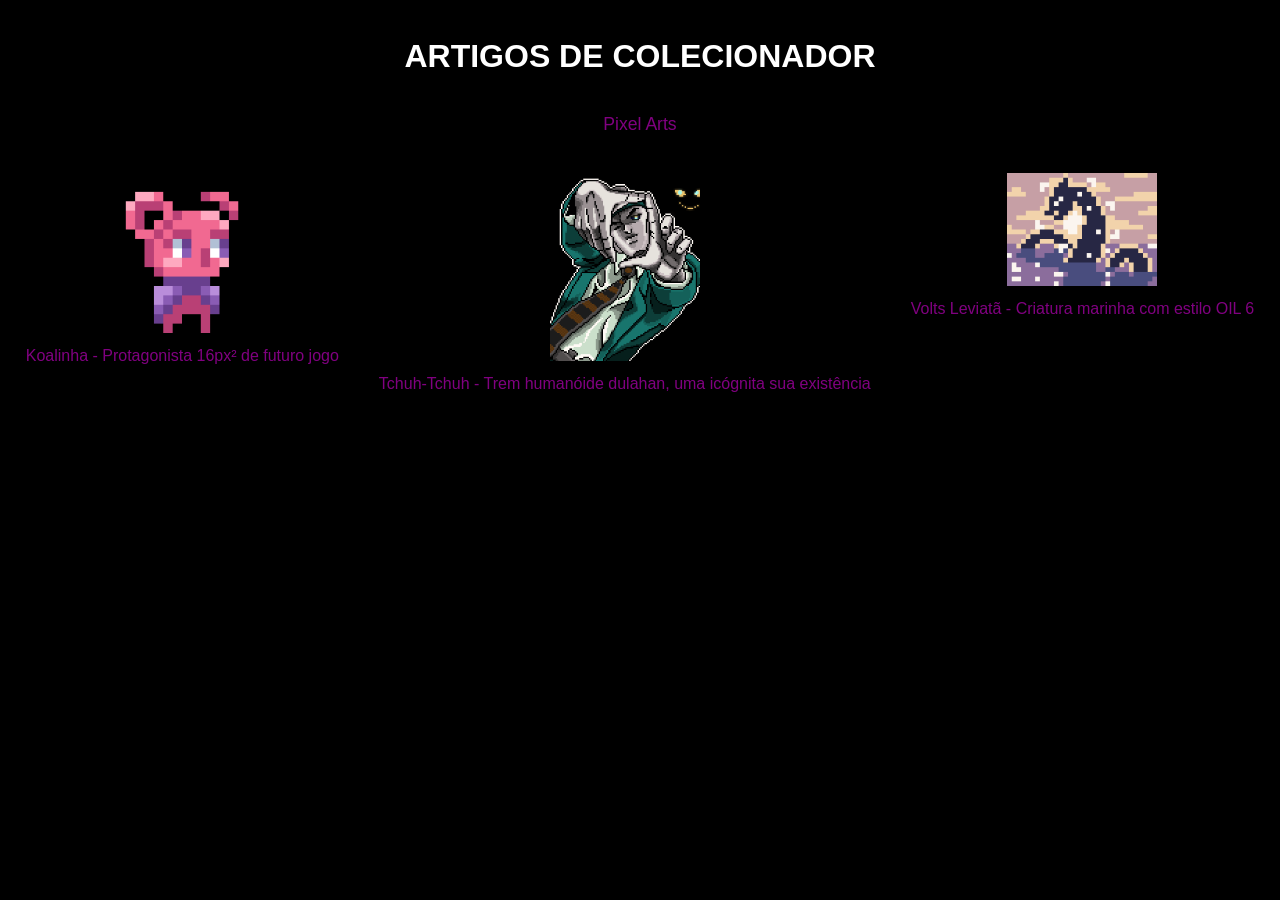
<file: index.html>
<!DOCTYPE HTML>
<html>
<head>
    <title>ARTIGOS DE COLECIONADOR</title>
    <style>

        body{
            background-color: black;
            font-family: arial, sans-serif;
            margin: 0;
        }

        h1{
            color: white;
            text-align: center;
            font-size: 200%;
            margin: 3%;
        }

        .subtitulo{
            color: purple;
            text-align: center;
            font-size: 110%;
            margin-bottom: 3%;
        }

        section{
            display: flex;
            justify-content: center;
            align-items: flex-start;
            gap: 40px;
        }

        .item{
            text-align: center;
        }

        .item p{
            color: purple;
            font-size: 100%;
            margin-top: 10px;
        }

        img{
            max-width: 150px;
            height: auto;
        }

    </style>
</head>

<body>

    <h1>ARTIGOS DE COLECIONADOR</h1>
    <p class="subtitulo">Pixel Arts</p>

    <section>

        <div class="item">
            <img src="Artigos de Colecionador/Protagonista%20Gigante.png"/>
            <p>Koalinha - Protagonista 16px² de futuro jogo</p>
        </div>

        <div class="item">
            <img src="Artigos de Colecionador/Diga%20X.png"/>
            <p>Tchuh-Tchuh - Trem humanóide dulahan, uma icógnita sua existência</p>
        </div>

        <div class="item">
            <img src="Artigos de Colecionador/V%20Leviatan.png"/>
            <p>Volts Leviatã - Criatura marinha com estilo OIL 6</p>
        </div>

    </section>

</body>
</html>
</file>
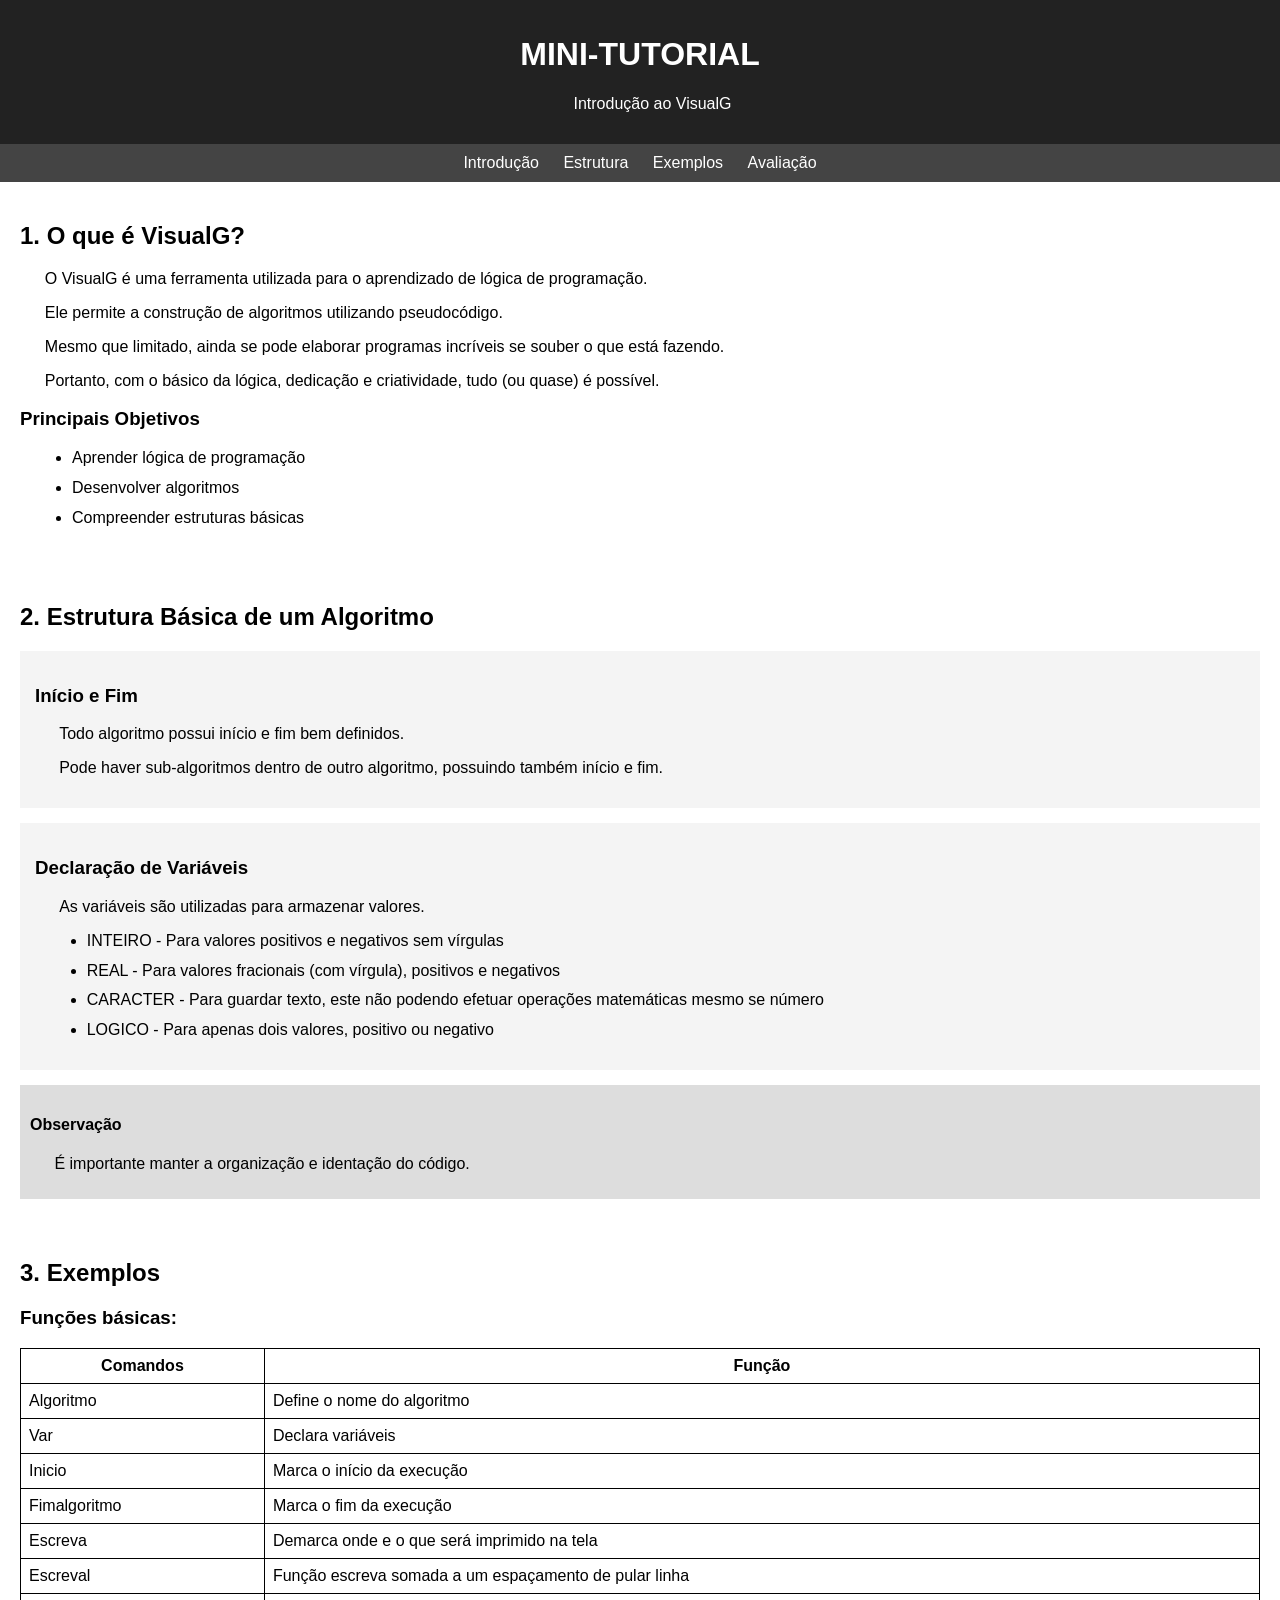
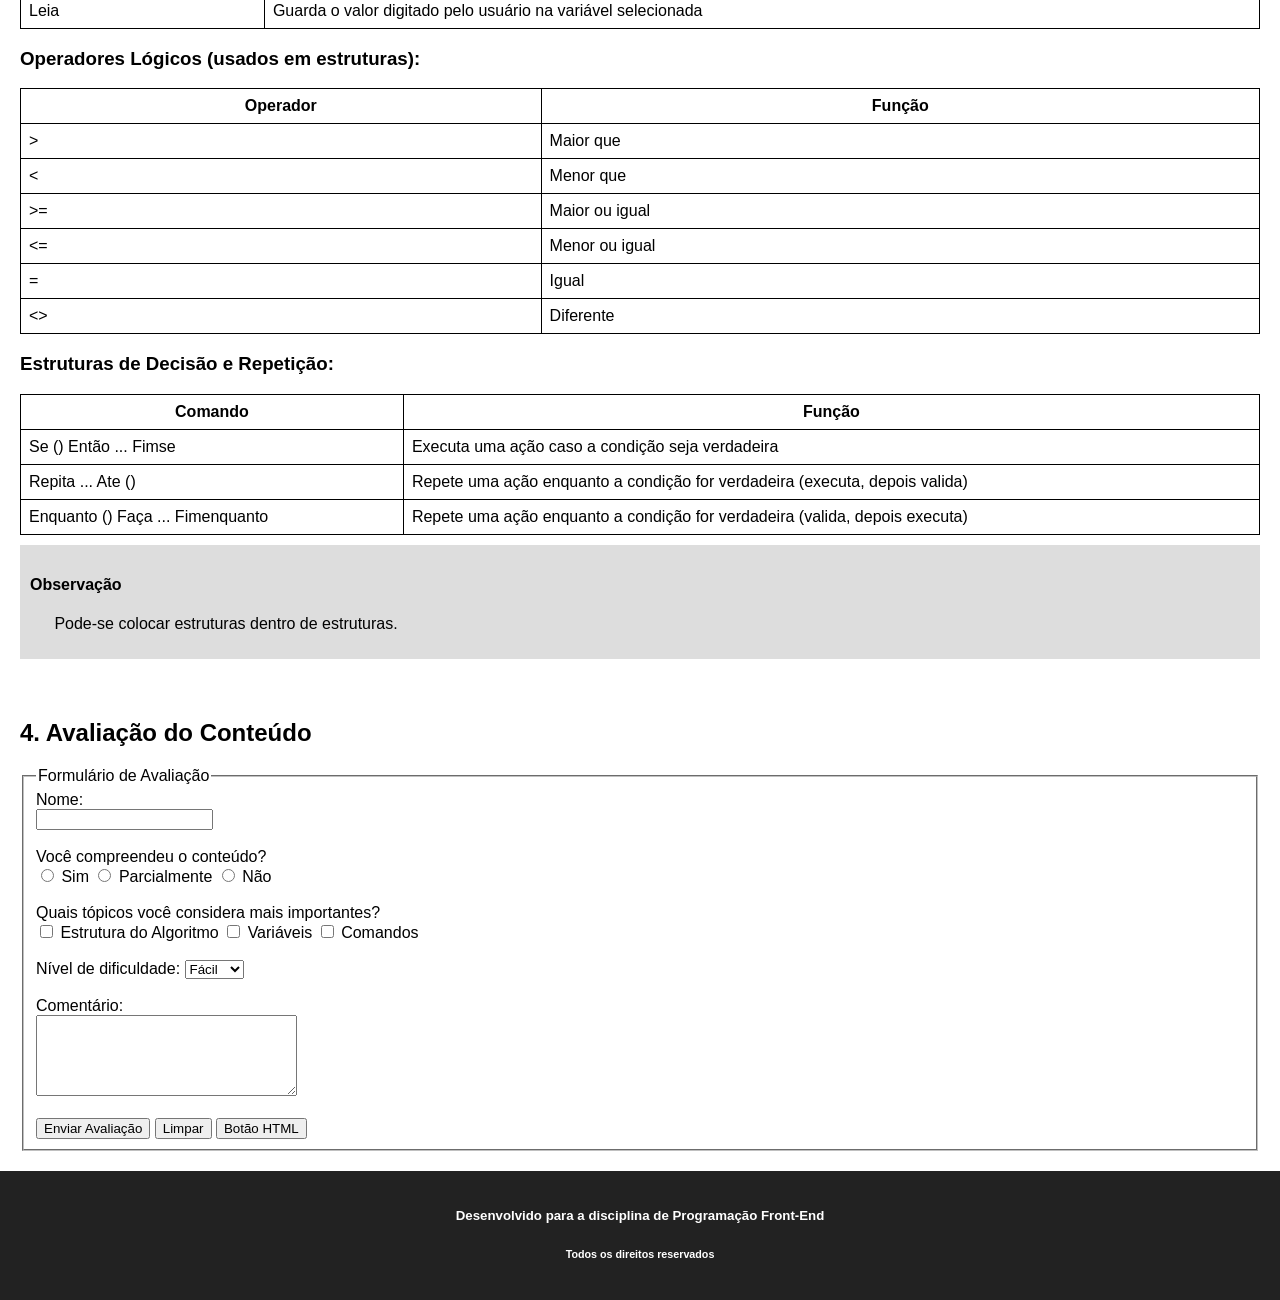
<file: Formulário/index.html>
<!DOCTYPE html>
<html lang="pt-BR">
<head>
    <meta charset="UTF-8">
    <meta http-equiv="X-UA-Compatible" content="IE=edge">
    <meta name="viewport" content="width=device-width, initial-scale=1.0">
    <title>Tutorial VisualG</title>

    <style>
        body{
            font-family: Arial, sans-serif;
            margin: 0;
            padding: 0;
        }

        header, footer{
            background-color: #222;
            color: white;
            text-align: center;
            padding: 15px;
        }

        nav{
            background-color: #444;
            padding: 10px;
            text-align: center;
        }

        nav a{
            color: white;
            margin: 10px;
            text-decoration: none;
        }

        section{
            padding: 20px;
        }

        article{
            background-color: #f4f4f4;
            padding: 15px;
            margin-bottom: 15px;
        }

        aside{
            background-color: #ddd;
            padding: 10px;
            margin-top: 10px;
        }

        table{
            width: 100%;
            border-collapse: collapse;
        }

        table, th, td{
            border: 1px solid black;
            padding: 8px;
        }
	
	p{
	    padding-left: 2%;
	}
	
	li{
	    margin: 1%;
	}
    </style>
</head>

<body>

<header>
    <h1>MINI-TUTORIAL</h1>
    <p>Introdução ao VisualG</p>
</header>

<nav>
    <a href="#introducao" target="_self">Introdução</a>
    <a href="#estrutura" target="_self">Estrutura</a>
    <a href="#exemplos" target="_self">Exemplos</a>
    <a href="#avaliacao" target="_self">Avaliação</a>
</nav>

<section id="introducao">
    <h2>1. O que é VisualG?</h2>
    <p>O VisualG é uma ferramenta utilizada para o aprendizado de lógica de programação.</p>
    <p>Ele permite a construção de algoritmos utilizando pseudocódigo.</p>
    <p>Mesmo que limitado, ainda se pode elaborar programas incríveis se souber o que está fazendo.</p>
    <p>Portanto, com o básico da lógica, dedicação e criatividade, tudo (ou quase) é possível.</p>
    <h3>Principais Objetivos</h3>
    <ul>
        <li>Aprender lógica de programação</li>
        <li>Desenvolver algoritmos</li>
        <li>Compreender estruturas básicas</li>
    </ul>
</section>

<section id="estrutura">
    <h2>2. Estrutura Básica de um Algoritmo</h2>

    <article>
        <h3>Início e Fim</h3>
        <p>Todo algoritmo possui início e fim bem definidos.</p>
	<p>Pode haver sub-algoritmos dentro de outro algoritmo, possuindo também início e fim.</p>
    </article>

    <article>
        <h3>Declaração de Variáveis</h3>
        <p>As variáveis são utilizadas para armazenar valores.</p>
	<ul>
	<li>INTEIRO - Para valores positivos e negativos sem vírgulas</li>
	<li>REAL - Para valores fracionais (com vírgula), positivos e negativos</li>
	<li>CARACTER - Para guardar texto, este não podendo efetuar operações matemáticas mesmo se número</li>
	<li>LOGICO - Para apenas dois valores, positivo ou negativo</li>
	</ul>
    </article>

    <aside>
        <h4>Observação</h4>
        <p>É importante manter a organização e identação do código.</p>
    </aside>
</section>

<section id="exemplos">
    <h2>3. Exemplos</h2>

    <h3>Funções básicas:</h3>
    <table>
        <tr>
            <th>Comandos</th>
            <th>Função</th>
        </tr>
        <tr>
            <td>Algoritmo</td>
            <td>Define o nome do algoritmo</td>
        </tr>
        <tr>
            <td>Var</td>
            <td>Declara variáveis</td>
        </tr>
        <tr>
            <td>Inicio</td>
            <td>Marca o início da execução</td>
        </tr>
        <tr>
            <td>Fimalgoritmo</td>
            <td>Marca o fim da execução</td>
        </tr>
        <tr>
            <td>Escreva</td>
            <td>Demarca onde e o que será imprimido na tela</td>
        </tr>
        <tr>
            <td>Escreval</td>
            <td>Função escreva somada a um espaçamento de pular linha</td>
        </tr>
        <tr>
            <td>Leia</td>
            <td>Guarda o valor digitado pelo usuário na variável selecionada</td>
        </tr>
    </table>
    <h3>Operadores Lógicos (usados em estruturas):</h3>
    <table>
        <tr>
            <th>Operador</th>
            <th>Função</th>
        </tr>
        <tr>
            <td>></td>
            <td>Maior que</td>
        </tr>
        <tr>
            <td><</td>
            <td>Menor que</td>
        </tr>
        <tr>
            <td>>=</td>
            <td>Maior ou igual</td>
        </tr>
        <tr>
            <td><=</td>
            <td>Menor ou igual</td>
        </tr>
        <tr>
            <td>=</td>
            <td>Igual</td>
        </tr>
        <tr>
            <td><></td>
            <td>Diferente</td>
        </tr>
    </table>

    <h3>Estruturas de Decisão e Repetição:</h3>
    <table>
        <tr>
            <th>Comando</th>
            <th>Função</th>
        </tr>
        <tr>
            <td>Se () Então ... Fimse</td>
            <td>Executa uma ação caso a condição seja verdadeira</td>
        </tr>
        <tr>
            <td>Repita ... Ate ()</td>
            <td>Repete uma ação enquanto a condição for verdadeira (executa, depois valida)</td>
        </tr>
        <tr>
            <td>Enquanto () Faça ... Fimenquanto</td>
            <td>Repete uma ação enquanto a condição for verdadeira (valida, depois executa)</td>
        </tr>
    </table>

    <aside>
        <h4>Observação</h4>
        <p>Pode-se colocar estruturas dentro de estruturas.</p>
    </aside>

</section>

<section id="avaliacao">
    <h2>4. Avaliação do Conteúdo</h2>

    <form>
        <fieldset>
            <legend>Formulário de Avaliação</legend>

            <label for="nome">Nome:</label><br>
            <input type="text" id="nome" name="nome"><br><br>

            <label>Você compreendeu o conteúdo?</label><br>
            <input type="radio" name="compreensao"> Sim
            <input type="radio" name="compreensao"> Parcialmente
            <input type="radio" name="compreensao"> Não<br><br>

            <label>Quais tópicos você considera mais importantes?</label><br>
            <input type="checkbox"> Estrutura do Algoritmo
            <input type="checkbox"> Variáveis
            <input type="checkbox"> Comandos<br><br>

            <label for="nivel">Nível de dificuldade:</label>
            <select id="nivel">
                <option>Fácil</option>
                <option>Médio</option>
                <option>Difícil</option>
            </select><br><br>

            <label for="comentario">Comentário:</label><br>
            <textarea name="comentario" rows="5" cols="30"></textarea><br><br>

            <input type="submit" value="Enviar Avaliação">
            <input type="button" value="Limpar">
            <button>Botão HTML</button>

        </fieldset>
    </form>
</section>

<footer>
    <h5>Desenvolvido para a disciplina de Programação Front-End</h5>
    <h6>Todos os direitos reservados</h6>
</footer>

</body>
</html>
</file>
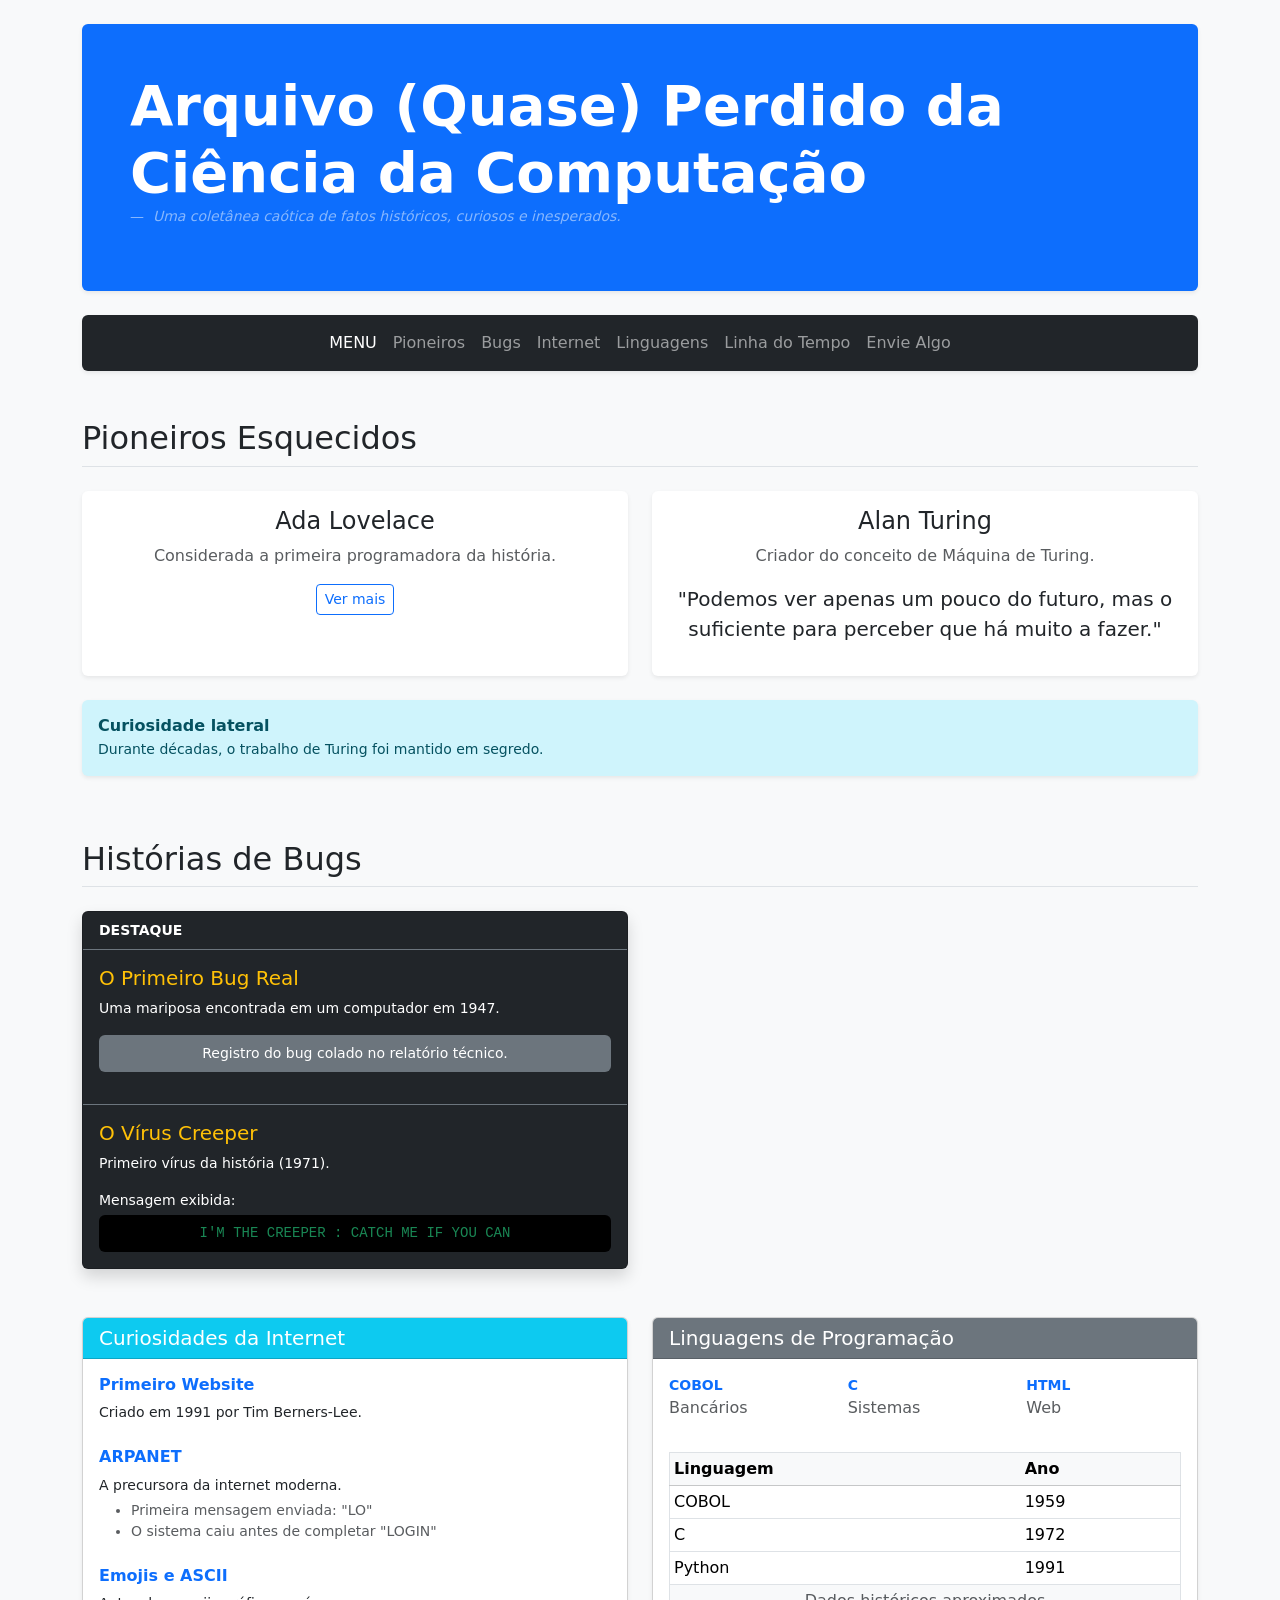
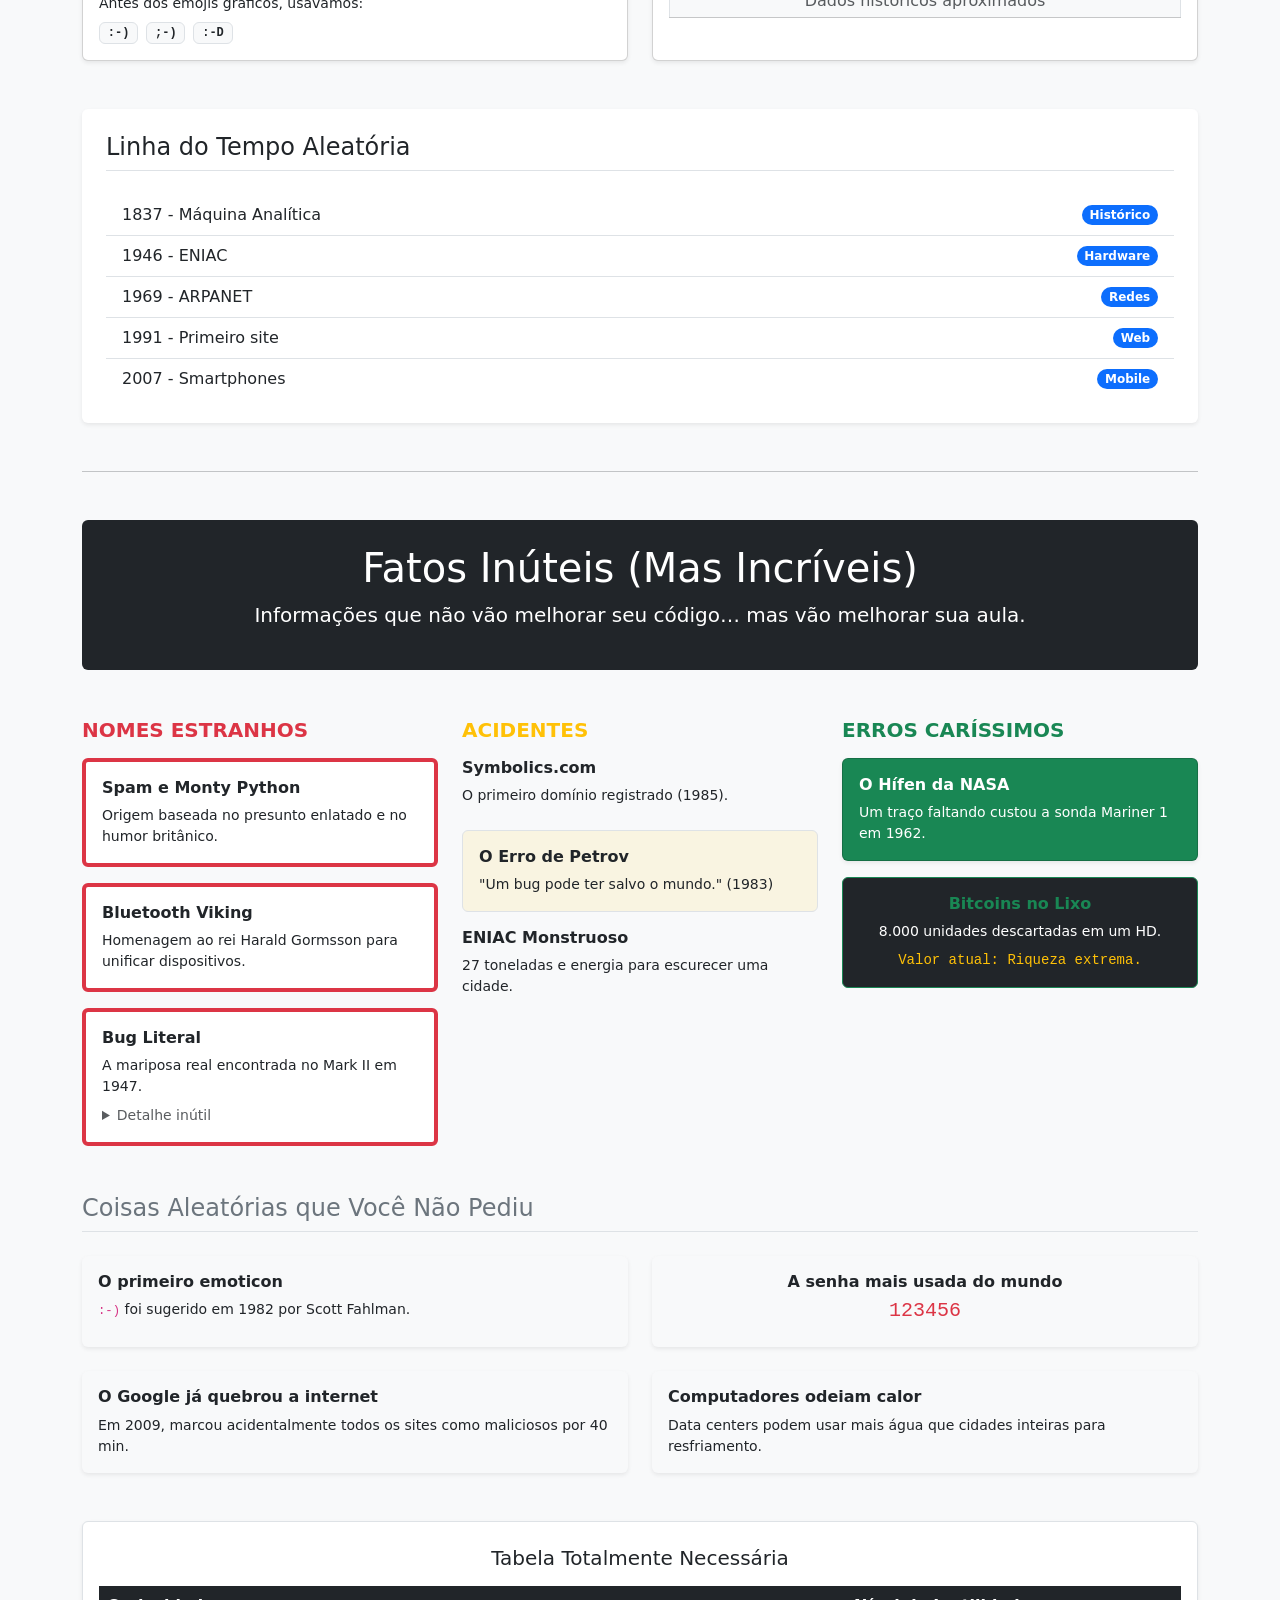
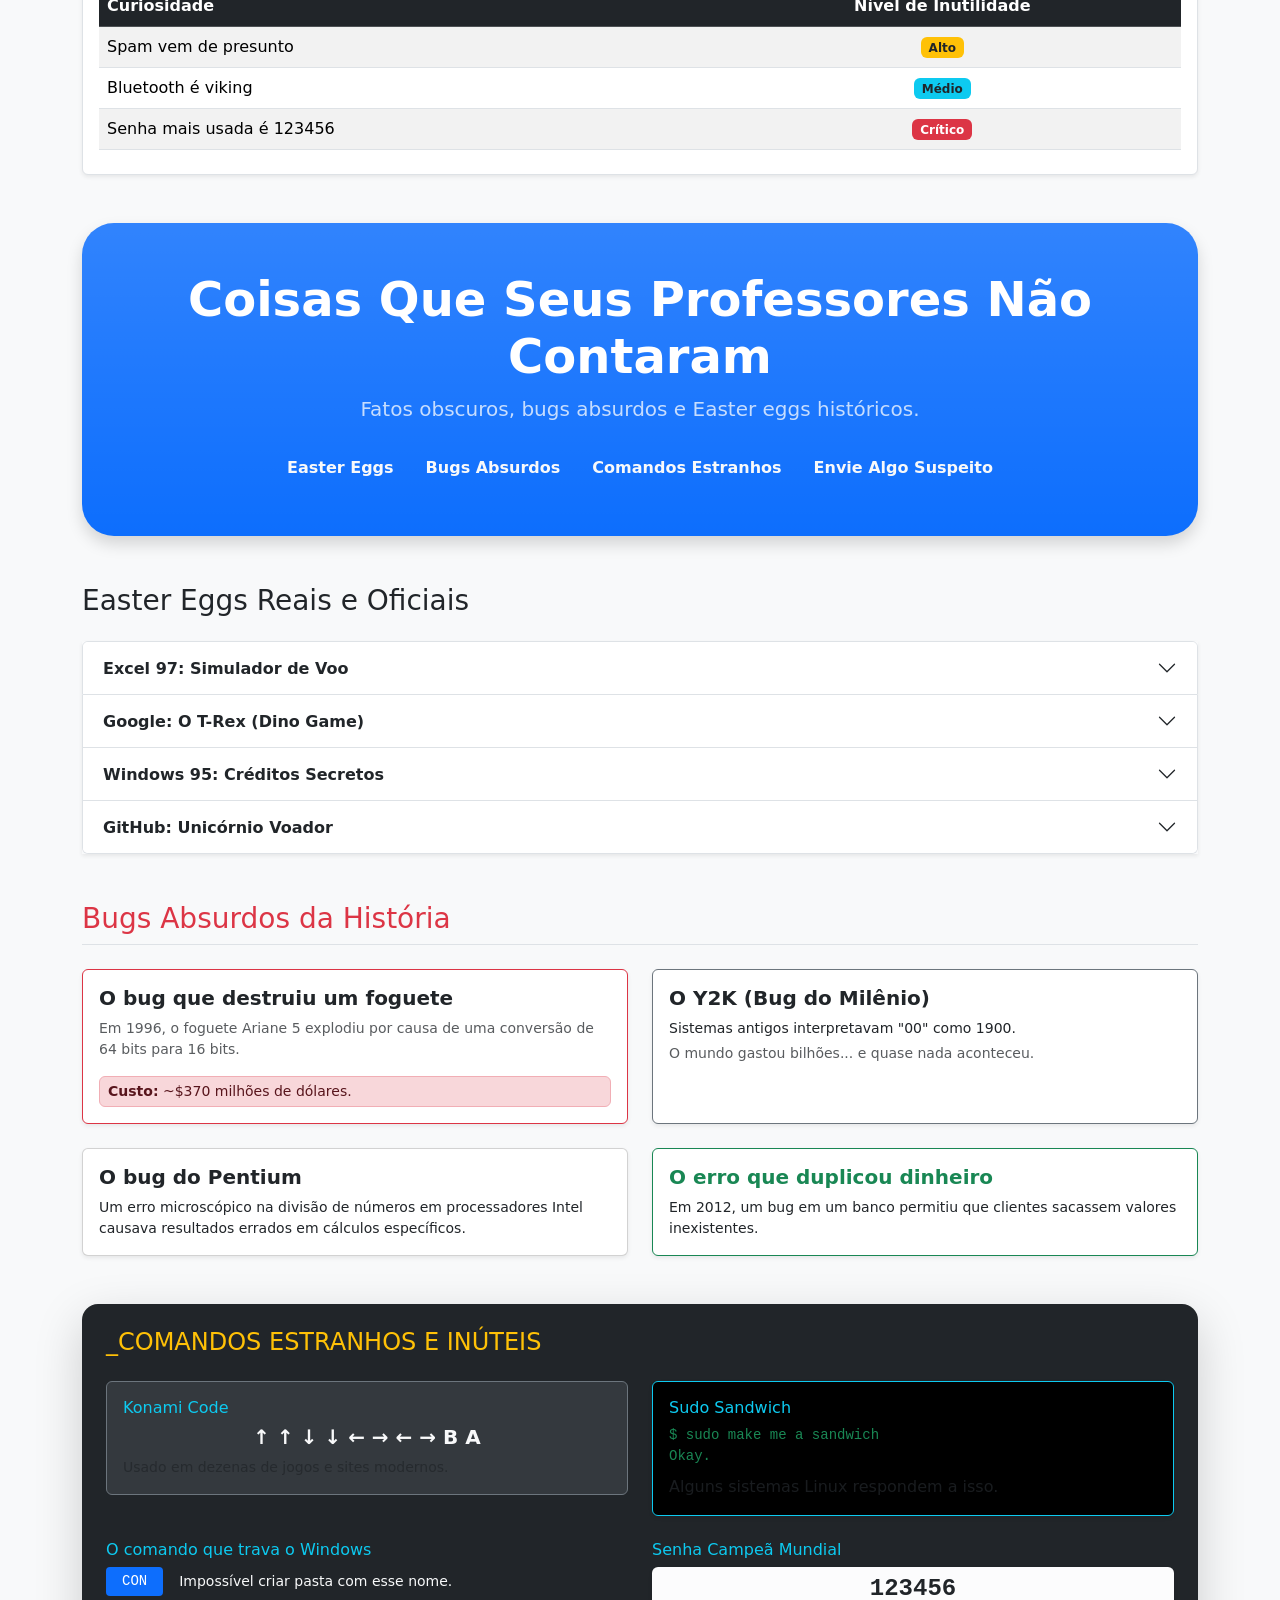
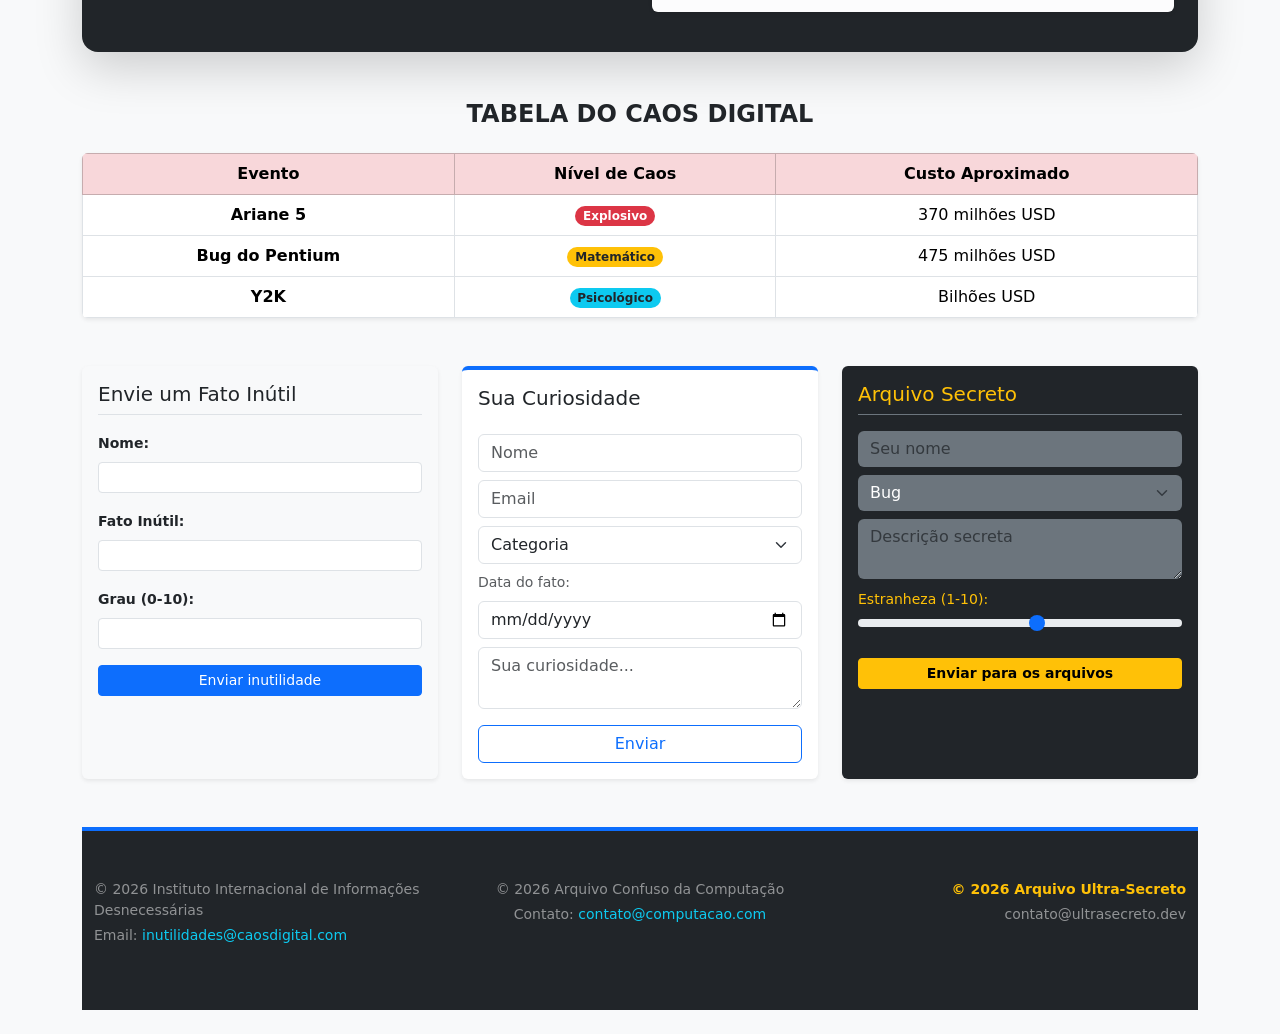
<file: AlterarBootstrap.html>
<!DOCTYPE html>
<html lang="pt-br">
<head>
    <meta charset="UTF-8">
    <meta name="description" content="Curiosidades e fatos históricos da Ciência da Computação">
    <meta name="author" content="Portal Computação">
    <meta name="viewport" content="width=device-width, initial-scale=1.0">

    <link href="https://cdn.jsdelivr.net/npm/bootstrap@5.3.3/dist/css/bootstrap.min.css" rel="stylesheet">
    <script src="https://cdn.jsdelivr.net/npm/bootstrap@5.3.3/dist/js/bootstrap.bundle.min.js"></script>

    <title>Arquivo Confuso da Computação</title>
</head>

<body class="bg-light">

<div id="pagina" class="container py-4">

    <header class="card border-0 shadow-sm mb-4 bg-primary text-white">
        <div class="card-body p-5">
            <figure class="mb-0">
                <blockquote class="blockquote">
                    <h1 class="display-4 fw-bold">Arquivo (Quase) Perdido da Ciência da Computação</h1>
                </blockquote>
                <figcaption class="blockquote-footer text-white-50">
                    <cite title="Source Title">Uma coletânea caótica de fatos históricos, curiosos e inesperados.</cite>
                </figcaption>
            </figure>
        </div>
    </header>

    <nav id="menu-principal" class="navbar navbar-expand-lg navbar-dark bg-dark rounded shadow-sm mb-5">
        <div class="container-fluid">
            <button class="navbar-toggler" type="button" data-bs-toggle="collapse" data-bs-target="#navbarNav">
                <span class="navbar-toggler-icon"></span>
            </button>
            <div class="collapse navbar-collapse" id="navbarNav">
                <ul class="navbar-nav mx-auto">
                    <li class="nav-item"><a class="nav-link active" href="#menu-principal">MENU</a></li>
                    <li class="nav-item"><a class="nav-link" href="#pioneiros">Pioneiros</a></li>
                    <li class="nav-item"><a class="nav-link" href="#bugs">Bugs</a></li>
                    <li class="nav-item"><a class="nav-link" href="#internet">Internet</a></li>
                    <li class="nav-item"><a class="nav-link" href="#linguagens">Linguagens</a></li>
                    <li class="nav-item"><a class="nav-link" href="#linha-do-tempo">Linha do Tempo</a></li>
                    <li class="nav-item"><a class="nav-link" href="#formulario">Envie Algo</a></li>
                </ul>
            </div>
        </div>
    </nav>

    <main>
        <section id="pioneiros" class="mb-5">
            <h2 class="border-bottom pb-2 mb-4">Pioneiros Esquecidos</h2>
            <div class="row g-4">
                <div class="col-md-6">
                    <div class="card h-100 shadow-sm border-0">
                        <article class="card-body text-center">
                            <h3 class="card-title h4">Ada Lovelace</h3>
                            <p class="card-text text-muted">Considerada a primeira programadora da história.</p>
                            <details class="mt-3">
                                <summary class="btn btn-outline-primary btn-sm">Ver mais</summary>
                                <p class="mt-2 small">Ela escreveu um algoritmo para a Máquina Analítica no século XIX.</p>
                            </details>
                        </article>
                    </div>
                </div>
                <div class="col-md-6">
                    <div class="card h-100 shadow-sm border-0">
                        <article class="card-body text-center">
                            <h3 class="card-title h4">Alan Turing</h3>
                            <p class="card-text text-muted">Criador do conceito de Máquina de Turing.</p>
                            <blockquote class="blockquote small mt-3 italic">
                                <p>"Podemos ver apenas um pouco do futuro, mas o suficiente para perceber que há muito a fazer."</p>
                            </blockquote>
                        </article>
                    </div>
                </div>
            </div>

            <div class="row mt-4">
                <div class="col-12">
                    <aside class="alert alert-info border-0 shadow-sm d-flex align-items-center">
                        <div>
                            <h4 class="h6 mb-1 fw-bold">Curiosidade lateral</h4>
                            <p class="mb-0 small">Durante décadas, o trabalho de Turing foi mantido em segredo.</p>
                        </div>
                    </aside>
                </div>
            </div>
        </section>

        <section id="bugs" class="mb-5">
            <h2 class="border-bottom pb-2 mb-4">Histórias de Bugs</h2>
            <div class="row">
                <div class="col-md-6 lg-4">
                    <div class="card text-bg-dark shadow">
                        <div class="card-header border-secondary text-uppercase small fw-bold">Destaque</div>
                        <div class="card-body">
                            <h5 class="card-title text-warning">O Primeiro Bug Real</h5>
                            <p class="card-text small">Uma mariposa encontrada em um computador em 1947.</p>
                            <figure class="bg-secondary p-2 rounded mt-2">
                                <figcaption class="small text-center">Registro do bug colado no relatório técnico.</figcaption>
                            </figure>
                        </div>
                        <div class="card-body border-top border-secondary">
                            <h5 class="card-title text-warning">O Vírus Creeper</h5>
                            <p class="card-text small">Primeiro vírus da história (1971).</p>
                            <p class="mb-1 small">Mensagem exibida:</p>
                            <pre class="bg-black text-success p-2 rounded small text-center mb-0">I'M THE CREEPER : CATCH ME IF YOU CAN</pre>
                        </div>
                    </div>
                </div>
            </div>
        </section>

<div class="row g-4 mb-5">
            <div class="col-md-6">
                <section id="internet" class="card h-100 shadow-sm">
                    <div class="card-header bg-info text-white">
                        <h2 class="h5 mb-0">Curiosidades da Internet</h2>
                    </div>
                    <div class="card-body">
                        <article class="mb-4">
                            <h3 class="h6 fw-bold text-primary">Primeiro Website</h3>
                            <p class="small">Criado em 1991 por Tim Berners-Lee.</p>
                        </article>

                        <article class="mb-4">
                            <h3 class="h6 fw-bold text-primary">ARPANET</h3>
                            <p class="small mb-1">A precursora da internet moderna.</p>
                            <ul class="small text-muted">
                                <li>Primeira mensagem enviada: "LO"</li>
                                <li>O sistema caiu antes de completar "LOGIN"</li>
                            </ul>
                        </article>

                        <article>
                            <h3 class="h6 fw-bold text-primary">Emojis e ASCII</h3>
                            <p class="small mb-2">Antes dos emojis gráficos, usávamos:</p>
                            <div class="d-flex gap-2">
                                <code class="badge bg-light text-dark border">:-)</code>
                                <code class="badge bg-light text-dark border">;-)</code>
                                <code class="badge bg-light text-dark border">:-D</code>
                            </div>
                        </article>
                    </div>
                </section>
            </div>

            <div class="col-md-6">
                <section id="linguagens" class="card h-100 shadow-sm">
                    <div class="card-header bg-secondary text-white">
                        <h2 class="h5 mb-0">Linguagens de Programação</h2>
                    </div>
                    <div class="card-body">
                        <div class="row mb-3">
                            <div class="col-4"><strong class="small d-block text-primary">COBOL</strong><p class="x-small text-muted">Bancários</p></div>
                            <div class="col-4"><strong class="small d-block text-primary">C</strong><p class="x-small text-muted">Sistemas</p></div>
                            <div class="col-4"><strong class="small d-block text-primary">HTML</strong><p class="x-small text-muted">Web</p></div>
                        </div>

                        <div class="table-responsive">
                            <table class="table table-sm table-hover border">
                                <thead class="table-light">
                                    <tr>
                                        <th>Linguagem</th>
                                        <th>Ano</th>
                                    </tr>
                                </thead>
                                <tbody>
                                    <tr><td>COBOL</td><td>1959</td></tr>
                                    <tr><td>C</td><td>1972</td></tr>
                                    <tr><td>Python</td><td>1991</td></tr>
                                </tbody>
                                <tfoot class="table-light">
                                    <tr>
                                        <td colspan="2" class="text-center x-small text-muted italic">Dados históricos aproximados</td>
                                    </tr>
                                </tfoot>
                            </table>
                        </div>
                    </div>
                </section>
            </div>
        </div>

        <section id="linha-do-tempo" class="mb-5 bg-white p-4 rounded shadow-sm">
            <h2 class="h4 border-bottom pb-2 mb-4">Linha do Tempo Aleatória</h2>
            <div class="list-group list-group-flush">
                <div class="list-group-item d-flex justify-content-between align-items-center">1837 - Máquina Analítica <span class="badge bg-primary rounded-pill">Histórico</span></div>
                <div class="list-group-item d-flex justify-content-between align-items-center">1946 - ENIAC <span class="badge bg-primary rounded-pill">Hardware</span></div>
                <div class="list-group-item d-flex justify-content-between align-items-center">1969 - ARPANET <span class="badge bg-primary rounded-pill">Redes</span></div>
                <div class="list-group-item d-flex justify-content-between align-items-center">1991 - Primeiro site <span class="badge bg-primary rounded-pill">Web</span></div>
                <div class="list-group-item d-flex justify-content-between align-items-center">2007 - Smartphones <span class="badge bg-primary rounded-pill">Mobile</span></div>
            </div>
        </section>

        <hr class="my-5">

        <div class="text-center mb-5 py-4 bg-dark text-white rounded">
            <h1 class="display-6">Fatos Inúteis (Mas Incríveis)</h1>
            <p class="lead">Informações que não vão melhorar seu código… mas vão melhorar sua aula.</p>
        </div>

        <div class="row g-4">
            <section id="nomes" class="col-lg-4">
                <h2 class="h5 mb-3 text-uppercase fw-bold text-danger">Nomes Estranhos</h2>
                <div class="card border-start border-danger border-4 mb-3">
                    <div class="card-body">
                        <h3 class="h6 fw-bold">Spam e Monty Python</h3>
                        <p class="small mb-0">Origem baseada no presunto enlatado e no humor britânico.</p>
                    </div>
                </div>
                <div class="card border-start border-danger border-4 mb-3">
                    <div class="card-body">
                        <h3 class="h6 fw-bold">Bluetooth Viking</h3>
                        <p class="small mb-0">Homenagem ao rei Harald Gormsson para unificar dispositivos.</p>
                    </div>
                </div>
                <div class="card border-start border-danger border-4">
                    <div class="card-body">
                        <h3 class="h6 fw-bold">Bug Literal</h3>
                        <p class="small mb-0">A mariposa real encontrada no Mark II em 1947.</p>
                        <details class="mt-2 small text-muted">
                            <summary>Detalhe inútil</summary>
                            O inseto ainda está preservado em um museu.
                        </details>
                    </div>
                </div>
            </section>

            <section id="acidentes" class="col-lg-4">
                <h2 class="h5 mb-3 text-uppercase fw-bold text-warning">Acidentes</h2>
                <article class="mb-4">
                    <h3 class="h6 fw-bold">Symbolics.com</h3>
                    <p class="small">O primeiro domínio registrado (1985).</p>
                </article>
                <article class="p-3 bg-warning bg-opacity-10 border rounded mb-3">
                    <h3 class="h6 fw-bold text-dark">O Erro de Petrov</h3>
                    <p class="small mb-0 italic">"Um bug pode ter salvo o mundo." (1983)</p>
                </article>
                <article>
                    <h3 class="h6 fw-bold">ENIAC Monstruoso</h3>
                    <p class="small">27 toneladas e energia para escurecer uma cidade.</p>
                </article>
            </section>

            <section id="dinheiro" class="col-lg-4">
                <h2 class="h5 mb-3 text-uppercase fw-bold text-success">Erros Caríssimos</h2>
                <div class="card bg-success text-white shadow-sm mb-3">
                    <div class="card-body">
                        <h3 class="h6 fw-bold">O Hífen da NASA</h3>
                        <p class="small mb-0">Um traço faltando custou a sonda Mariner 1 em 1962.</p>
                    </div>
                </div>
                <div class="card bg-dark text-white border-success">
                    <div class="card-body text-center">
                        <h3 class="h6 fw-bold text-success">Bitcoins no Lixo</h3>
                        <p class="small mb-2">8.000 unidades descartadas em um HD.</p>
                        <pre class="m-0 text-warning">Valor atual: Riqueza extrema.</pre>
                    </div>
                </div>
            </section>
        </div>

<section id="aleatorio" class="my-5">
            <h2 class="h4 border-bottom pb-2 mb-4 text-secondary">Coisas Aleatórias que Você Não Pediu</h2>
            <div class="row row-cols-1 row-cols-md-2 g-4">
                <div class="col">
                    <div class="card h-100 border-0 shadow-sm bg-light">
                        <div class="card-body">
                            <h3 class="h6 fw-bold text-dark">O primeiro emoticon</h3>
                            <p class="small mb-0"><code>:-)</code> foi sugerido em 1982 por Scott Fahlman.</p>
                        </div>
                    </div>
                </div>
                <div class="col">
                    <div class="card h-100 border-0 shadow-sm bg-light text-center">
                        <div class="card-body">
                            <h3 class="h6 fw-bold text-dark">A senha mais usada do mundo</h3>
                            <p class="h5 text-danger font-monospace">123456</p>
                        </div>
                    </div>
                </div>
                <div class="col">
                    <div class="card h-100 border-0 shadow-sm bg-light">
                        <div class="card-body">
                            <h3 class="h6 fw-bold text-dark">O Google já quebrou a internet</h3>
                            <p class="small mb-0">Em 2009, marcou acidentalmente todos os sites como maliciosos por 40 min.</p>
                        </div>
                    </div>
                </div>
                <div class="col">
                    <div class="card h-100 border-0 shadow-sm bg-light">
                        <div class="card-body">
                            <h3 class="h6 fw-bold text-dark">Computadores odeiam calor</h3>
                            <p class="small mb-0">Data centers podem usar mais água que cidades inteiras para resfriamento.</p>
                        </div>
                    </div>
                </div>
            </div>
        </section>

        <section class="mb-5 py-4 px-3 bg-white border rounded shadow-sm">
            <h2 class="h5 mb-3 text-center">Tabela Totalmente Necessária</h2>
            <div class="table-responsive">
                <table class="table table-striped table-hover align-middle mb-0">
                    <thead class="table-dark">
                        <tr>
                            <th>Curiosidade</th>
                            <th class="text-center">Nível de Inutilidade</th>
                        </tr>
                    </thead>
                    <tbody>
                        <tr><td>Spam vem de presunto</td><td class="text-center"><span class="badge bg-warning text-dark">Alto</span></td></tr>
                        <tr><td>Bluetooth é viking</td><td class="text-center"><span class="badge bg-info text-dark">Médio</span></td></tr>
                        <tr><td>Senha mais usada é 123456</td><td class="text-center"><span class="badge bg-danger">Crítico</span></td></tr>
                    </tbody>
                </table>
            </div>
        </section>

        <header class="text-center py-5 my-5 bg-gradient bg-primary text-white rounded-5 shadow">
            <h1 class="display-5 fw-bold">Coisas Que Seus Professores Não Contaram</h1>
            <p class="lead opacity-75">Fatos obscuros, bugs absurdos e Easter eggs históricos.</p>
            
            <nav class="mt-4">
                <ul class="nav justify-content-center">
                    <li class="nav-item"><a class="nav-link link-light fw-semibold" href="#easter-eggs">Easter Eggs</a></li>
                    <li class="nav-item"><a class="nav-link link-light fw-semibold" href="#bugs-absurdos">Bugs Absurdos</a></li>
                    <li class="nav-item"><a class="nav-link link-light fw-semibold" href="#comandos-secretos">Comandos Estranhos</a></li>
                    <li class="nav-item"><a class="nav-link link-light fw-semibold" href="#formulario-secreto text-warning">Envie Algo Suspeito</a></li>
                </ul>
            </nav>
        </header>

        <section id="easter-eggs" class="mb-5">
            <h2 class="h3 mb-4"><i class="bi bi-egg-fill"></i> Easter Eggs Reais e Oficiais</h2>
            
            <div class="accordion shadow-sm" id="accordionEasterEggs">
                <div class="accordion-item">
                    <h2 class="accordion-header">
                        <button class="accordion-button collapsed fw-bold" type="button" data-bs-toggle="collapse" data-bs-target="#collapseOne">
                            Excel 97: Simulador de Voo
                        </button>
                    </h2>
                    <div id="collapseOne" class="accordion-collapse collapse" data-bs-parent="#accordionEasterEggs">
                        <div class="accordion-body">
                            O Microsoft Excel 97 escondia um jogo 3D estilo simulador de voo dentro da planilha. 
                            <hr>
                            <small class="text-muted"><strong>Como ativava?</strong> Era preciso selecionar células específicas e usar combinações absurdas de teclado.</small>
                        </div>
                    </div>
                </div>

                <div class="accordion-item">
                    <h2 class="accordion-header">
                        <button class="accordion-button collapsed fw-bold" type="button" data-bs-toggle="collapse" data-bs-target="#collapseTwo">
                            Google: O T-Rex (Dino Game)
                        </button>
                    </h2>
                    <div id="collapseTwo" class="accordion-collapse collapse" data-bs-parent="#accordionEasterEggs">
                        <div class="accordion-body">
                            Quando você fica sem internet no Chrome, aparece um dinossauro. Se apertar espaço, começa um jogo infinito.
                        </div>
                    </div>
                </div>

                <div class="accordion-item">
                    <h2 class="accordion-header">
                        <button class="accordion-button collapsed fw-bold" type="button" data-bs-toggle="collapse" data-bs-target="#collapseThree">
                            Windows 95: Créditos Secretos
                        </button>
                    </h2>
                    <div id="collapseThree" class="accordion-collapse collapse" data-bs-parent="#accordionEasterEggs">
                        <div class="accordion-body">
                            Desenvolvedores colocaram seus nomes escondidos dentro do sistema em áreas de difícil acesso.
                        </div>
                    </div>
                </div>

                <div class="accordion-item">
                    <h2 class="accordion-header">
                        <button class="accordion-button collapsed fw-bold" type="button" data-bs-toggle="collapse" data-bs-target="#collapseFour">
                            GitHub: Unicórnio Voador
                        </button>
                    </h2>
                    <div id="collapseFour" class="accordion-collapse collapse" data-bs-parent="#accordionEasterEggs">
                        <div class="accordion-body">
                            Em versões antigas, existia um modo visual alternativo escondido com elementos lúdicos.
                        </div>
                    </div>
                </div>
            </div>
        </section>

<section id="bugs-absurdos" class="mb-5">
    <h2 class="h3 border-bottom pb-2 mb-4 text-danger"><i class="bi bi-bug"></i> Bugs Absurdos da História</h2>
    
    <div class="row g-4">
        <div class="col-md-6">
            <div class="card h-100 border-danger shadow-sm">
                <div class="card-body">
                    <h3 class="h5 card-title fw-bold">O bug que destruiu um foguete</h3>
                    <p class="card-text small text-muted">Em 1996, o foguete Ariane 5 explodiu por causa de uma conversão de 64 bits para 16 bits.</p>
                    <div class="alert alert-danger py-1 px-2 mb-0 small">
                        <strong>Custo:</strong> ~$370 milhões de dólares.
                    </div>
                </div>
            </div>
        </div>

        <div class="col-md-6">
            <div class="card h-100 border-secondary shadow-sm">
                <div class="card-body">
                    <h3 class="h5 card-title fw-bold">O Y2K (Bug do Milênio)</h3>
                    <p class="card-text small mb-1">Sistemas antigos interpretavam "00" como 1900.</p>
                    <p class="small text-muted italic">O mundo gastou bilhões... e quase nada aconteceu.</p>
                </div>
            </div>
        </div>

        <div class="col-md-6">
            <div class="card h-100 shadow-sm">
                <div class="card-body">
                    <h3 class="h5 card-title fw-bold">O bug do Pentium</h3>
                    <p class="card-text small">Um erro microscópico na divisão de números em processadores Intel causava resultados errados em cálculos específicos.</p>
                </div>
            </div>
        </div>

        <div class="col-md-6">
            <div class="card h-100 shadow-sm border-success">
                <div class="card-body">
                    <h3 class="h5 card-title fw-bold text-success">O erro que duplicou dinheiro</h3>
                    <p class="card-text small">Em 2012, um bug em um banco permitiu que clientes sacassem valores inexistentes.</p>
                </div>
            </div>
        </div>
    </div>
</section>

<section id="comandos-secretos" class="mb-5 p-4 bg-dark text-light rounded-4 shadow-lg">
    <h2 class="h4 mb-4 text-warning fw-mono text-uppercase">_Comandos Estranhos e Inúteis</h2>

    <div class="row">
        <div class="col-lg-6 mb-4">
            <div class="p-3 bg-secondary bg-opacity-25 border border-secondary rounded">
                <h3 class="h6 text-info">Konami Code</h3>
                <p class="h5 mb-2 fw-bold text-center">↑ ↑ ↓ ↓ ← → ← → B A</p>
                <p class="small text-muted mb-0">Usado em dezenas de jogos e sites modernos.</p>
            </div>
        </div>

        <div class="col-lg-6 mb-4">
            <div class="p-3 bg-black rounded border border-info shadow-sm">
                <h3 class="h6 text-info">Sudo Sandwich</h3>
                <pre class="m-0 text-success small"><code>$ sudo make me a sandwich<br>Okay.</code></pre>
                <p class="x-small text-muted mt-2 mb-0">Alguns sistemas Linux respondem a isso.</p>
            </div>
        </div>

        <div class="col-lg-6">
            <h3 class="h6 text-info">O comando que trava o Windows</h3>
            <div class="d-flex align-items-center gap-3">
                <kbd class="bg-primary px-3 py-1">CON</kbd>
                <span class="small">Impossível criar pasta com esse nome.</span>
            </div>
        </div>

        <div class="col-lg-6 mt-4 mt-lg-0">
            <h3 class="h6 text-info">Senha Campeã Mundial</h3>
            <div class="alert alert-light py-2 text-center border-0 shadow-sm">
                <code class="h4 text-dark fw-bold">123456</code>
            </div>
        </div>
    </div>
</section>

<section class="mb-5">
        <h2 class="h4 mb-4 text-center text-uppercase fw-bold"><i class="bi bi-exclamation-triangle"></i> Tabela do Caos Digital</h2>
        <div class="table-responsive shadow-sm rounded">
            <table class="table table-hover table-bordered align-middle mb-0">
                <thead class="table-danger text-center">
                    <tr>
                        <th>Evento</th>
                        <th>Nível de Caos</th>
                        <th>Custo Aproximado</th>
                    </tr>
                </thead>
                <tbody class="text-center">
                    <tr>
                        <td class="fw-bold">Ariane 5</td>
                        <td><span class="badge rounded-pill bg-danger">Explosivo</span></td>
                        <td>370 milhões USD</td>
                    </tr>
                    <tr>
                        <td class="fw-bold">Bug do Pentium</td>
                        <td><span class="badge rounded-pill bg-warning text-dark">Matemático</span></td>
                        <td>475 milhões USD</td>
                    </tr>
                    <tr>
                        <td class="fw-bold">Y2K</td>
                        <td><span class="badge rounded-pill bg-info text-dark">Psicológico</span></td>
                        <td>Bilhões USD</td>
                    </tr>
                </tbody>
            </table>
        </div>
    </section>

    <div class="row g-4 mb-5">
        
        <section id="form" class="col-lg-4">
            <div class="card h-100 shadow-sm border-0 bg-light">
                <div class="card-body">
                    <h2 class="h5 card-title border-bottom pb-2 mb-3">Envie um Fato Inútil</h2>
                    <form>
                        <div class="mb-3">
                            <label class="form-label small fw-bold">Nome:</label>
                            <input type="text" class="form-control form-control-sm" name="nome">
                        </div>
                        <div class="mb-3">
                            <label class="form-label small fw-bold">Fato Inútil:</label>
                            <input type="text" class="form-control form-control-sm" name="fato">
                        </div>
                        <div class="mb-3">
                            <label class="form-label small fw-bold">Grau (0-10):</label>
                            <input type="number" class="form-control form-control-sm" name="grau" min="0" max="10">
                        </div>
                        <button type="submit" class="btn btn-primary btn-sm w-100">Enviar inutilidade</button>
                    </form>
                </div>
            </div>
        </section>

        <section id="formulario" class="col-lg-4">
            <div class="card h-100 shadow-sm border-0 border-top border-primary border-4">
                <div class="card-body">
                    <h2 class="h5 card-title pb-2 mb-3">Sua Curiosidade</h2>
                    <form>
                        <div class="mb-2">
                            <input type="text" class="form-control mb-2" name="nome" placeholder="Nome">
                            <input type="email" class="form-control mb-2" name="email" placeholder="Email">
                        </div>
                        <div class="mb-2">
                            <select class="form-select" name="categoria">
                                <option selected disabled>Categoria</option>
                                <option>Pioneiros</option>
                                <option>Bugs</option>
                                <option>Internet</option>
                                <option>Linguagens</option>
                            </select>
                        </div>
                        <div class="mb-2 text-muted small">Data do fato:</div>
                        <input type="date" class="form-control mb-2" name="data">
                        <textarea class="form-control mb-3" name="curiosidade" rows="2" placeholder="Sua curiosidade..."></textarea>
                        <button type="submit" class="btn btn-outline-primary w-100">Enviar</button>
                    </form>
                </div>
            </div>
        </section>

        <section id="formulario-secreto" class="col-lg-4">
            <div class="card h-100 shadow-sm border-0 bg-dark text-white">
                <div class="card-body">
                    <h2 class="h5 card-title border-bottom border-secondary pb-2 mb-3 text-warning">Arquivo Secreto</h2>
                    <form>
                        <input type="text" class="form-control bg-secondary text-white border-0 mb-2" placeholder="Seu nome">
                        <select class="form-select bg-secondary text-white border-0 mb-2">
                            <option>Bug</option>
                            <option>Easter Egg</option>
                            <option>Comando estranho</option>
                        </select>
                        <textarea class="form-control bg-secondary text-white border-0 mb-2" rows="2" placeholder="Descrição secreta"></textarea>
                        <div class="mb-3">
                            <label class="small text-warning">Estranheza (1-10):</label>
                            <input type="range" class="form-range" min="1" max="10">
                        </div>
                        <button type="submit" class="btn btn-warning btn-sm w-100 fw-bold">Enviar para os arquivos</button>
                    </form>
                </div>
            </div>
        </section>
    </div>

</main>

<footer class="bg-dark text-white-50 py-5 mt-5 border-top border-4 border-primary">
    <div class="container">
        <div class="row g-4">
            <div class="col-md-4">
                <p class="mb-1 small">© 2026 Instituto Internacional de Informações Desnecessárias</p>
                <address class="small italic">Email: <a href="mailto:inutilidades@caosdigital.com" class="link-info text-decoration-none">inutilidades@caosdigital.com</a></address>
            </div>
            <div class="col-md-4 text-center">
                <p class="mb-1 small">&copy; 2026 Arquivo Confuso da Computação</p>
                <address class="small italic">Contato: <a href="mailto:contato@computacao.com" class="link-info text-decoration-none">contato@computacao.com</a></address>
            </div>
            <div class="col-md-4 text-end">
                <p class="mb-1 small text-warning fw-bold">© 2026 Arquivo Ultra-Secreto</p>
                <address class="small italic">contato@ultrasecreto.dev</address>
            </div>
        </div>
    </div>
</footer>

</div> </body>
</html>
</file>
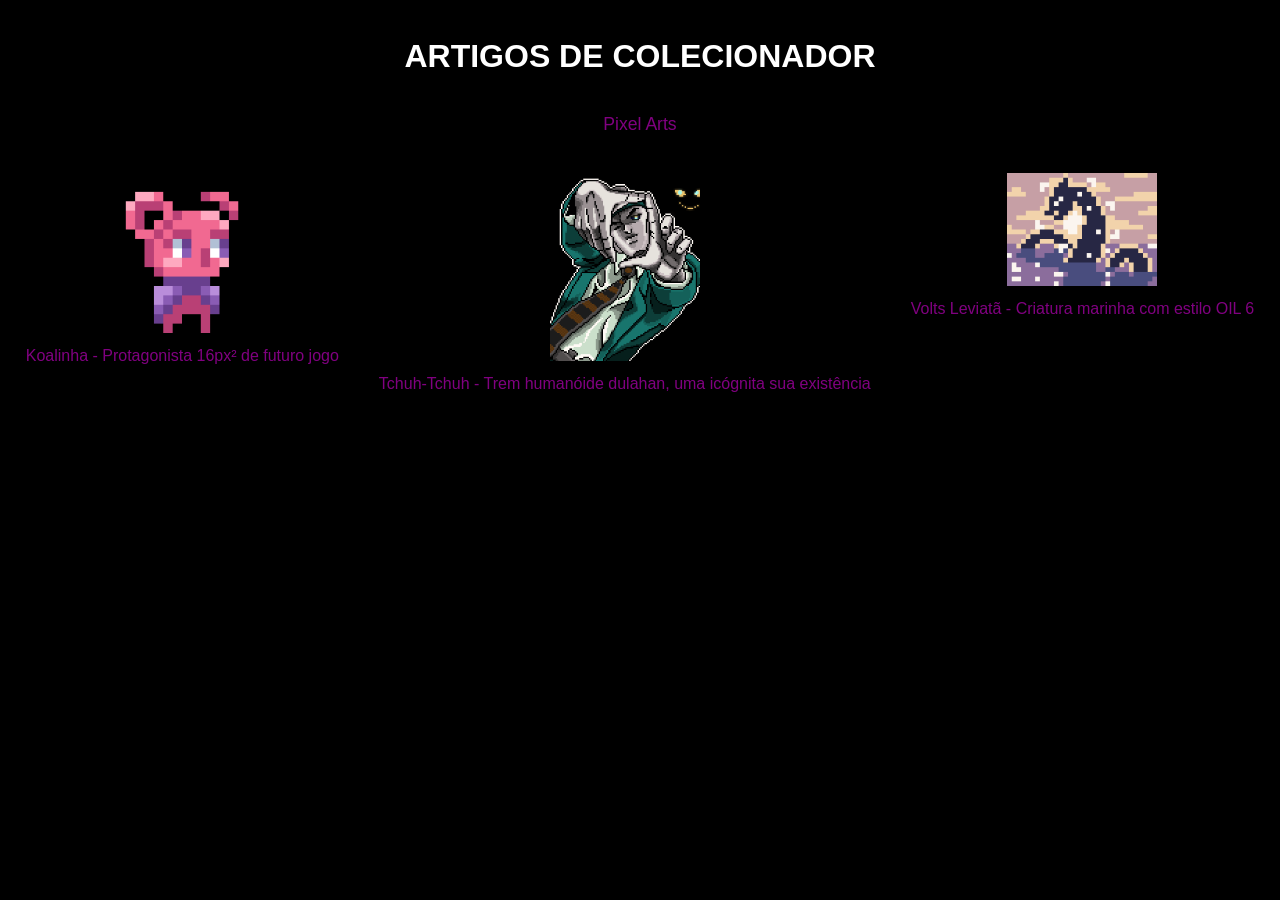
<file: Artigos de Colecionador.html>
<!DOCTYPE HTML>
<html>
<head>
    <title>ARTIGOS DE COLECIONADOR</title>
    <style>

        body{
            background-color: black;
            font-family: arial, sans-serif;
            margin: 0;
        }

        h1{
            color: white;
            text-align: center;
            font-size: 200%;
            margin: 3%;
        }

        .subtitulo{
            color: purple;
            text-align: center;
            font-size: 110%;
            margin-bottom: 3%;
        }

        section{
            display: flex;
            justify-content: center;
            align-items: flex-start;
            gap: 40px;
        }

        .item{
            text-align: center;
        }

        .item p{
            color: purple;
            font-size: 100%;
            margin-top: 10px;
        }

        img{
            max-width: 150px;
            height: auto;
        }

    </style>
</head>

<body>

    <h1>ARTIGOS DE COLECIONADOR</h1>
    <p class="subtitulo">Pixel Arts</p>

    <section>

        <div class="item">
            <img src="Artigos de Colecionador/Protagonista%20Gigante.png"/>
            <p>Koalinha - Protagonista 16px² de futuro jogo</p>
        </div>

        <div class="item">
            <img src="Artigos de Colecionador/Diga%20X.png"/>
            <p>Tchuh-Tchuh - Trem humanóide dulahan, uma icógnita sua existência</p>
        </div>

        <div class="item">
            <img src="Artigos de Colecionador/V%20Leviatan.png"/>
            <p>Volts Leviatã - Criatura marinha com estilo OIL 6</p>
        </div>

    </section>

</body>
</html>
</file>
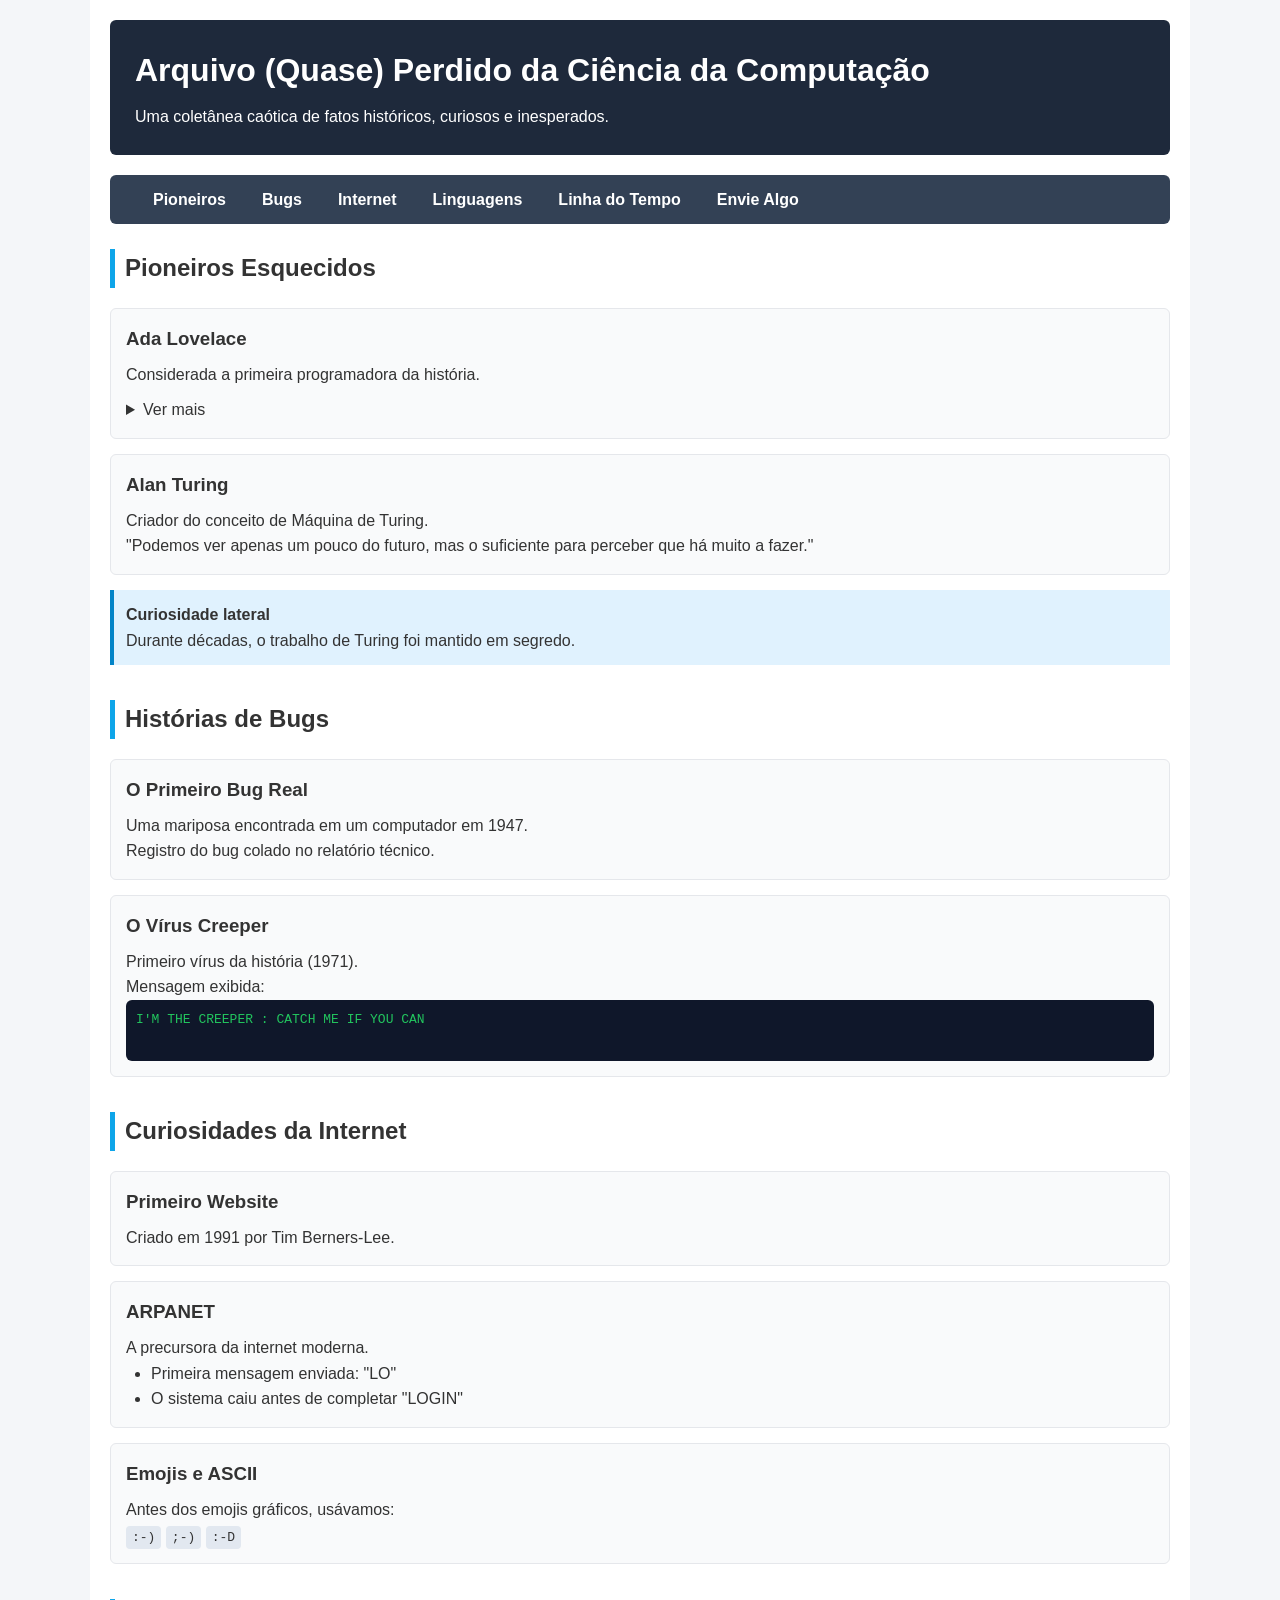
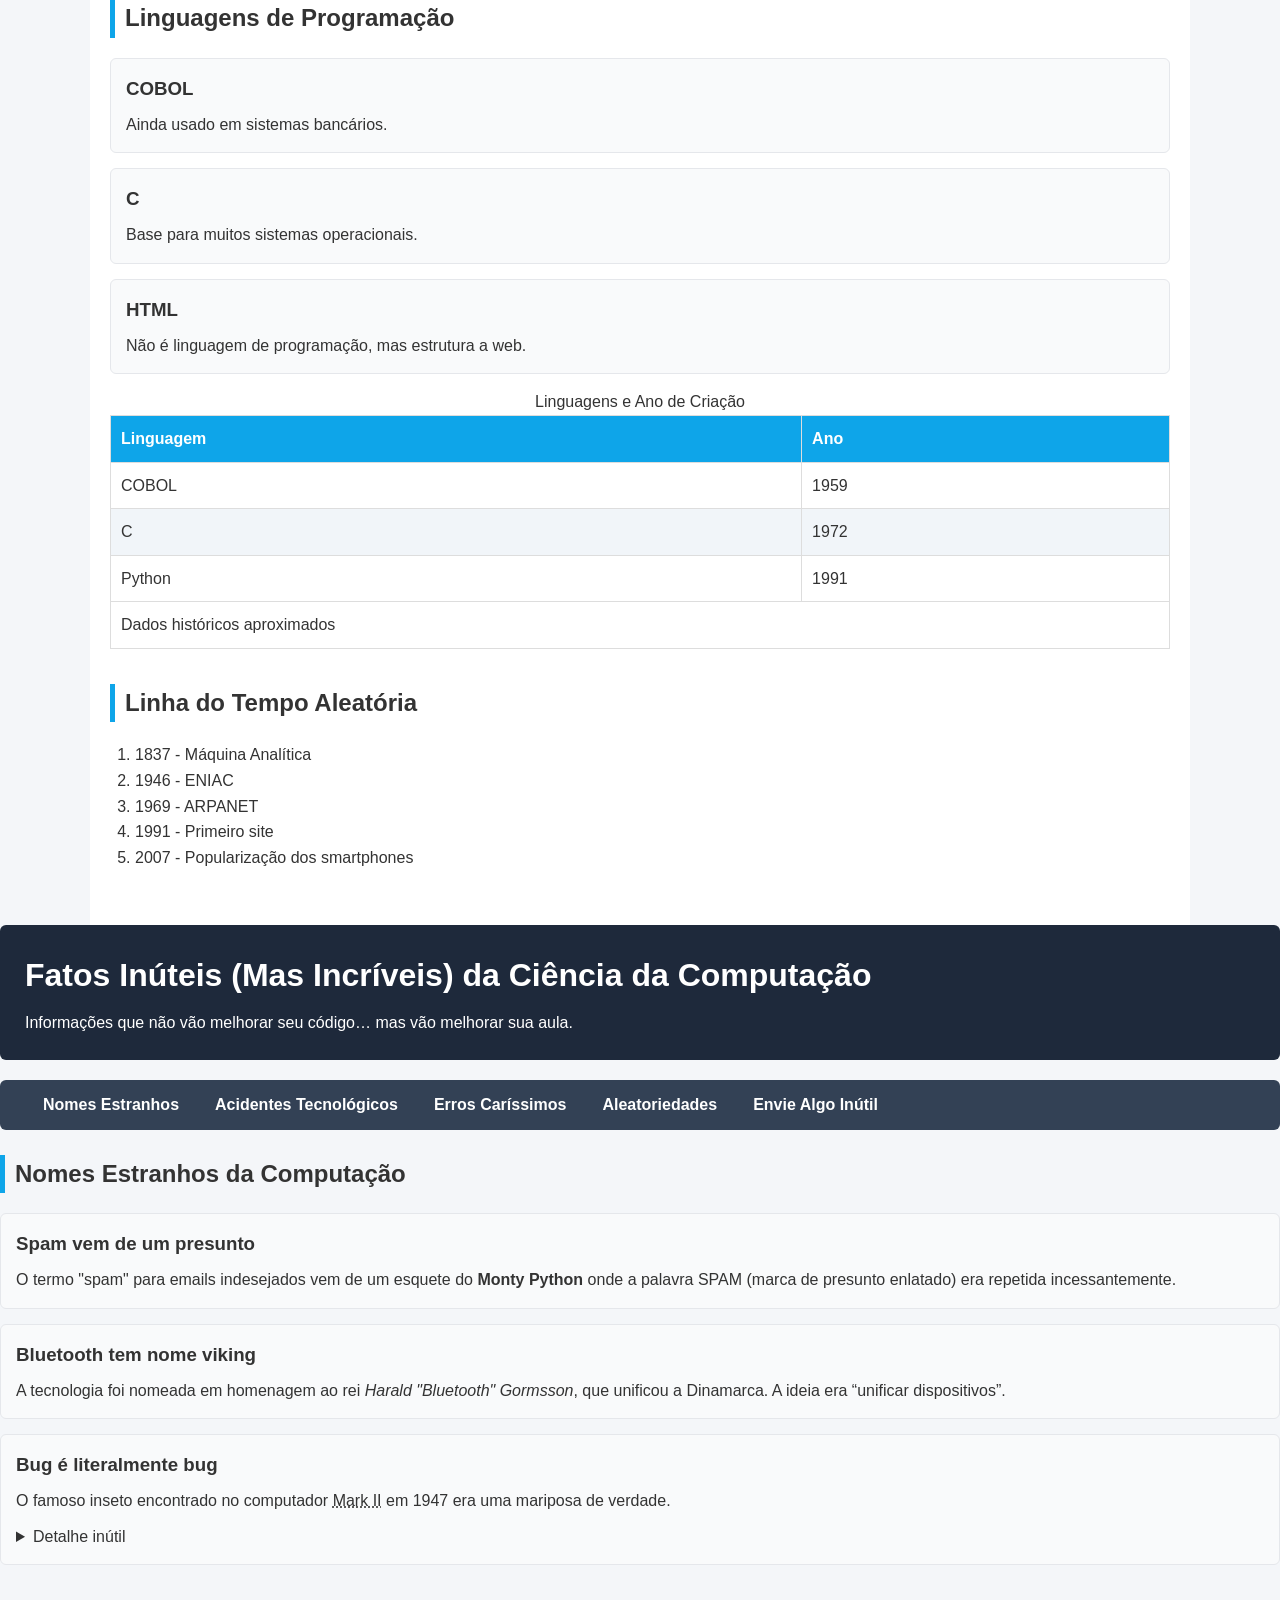
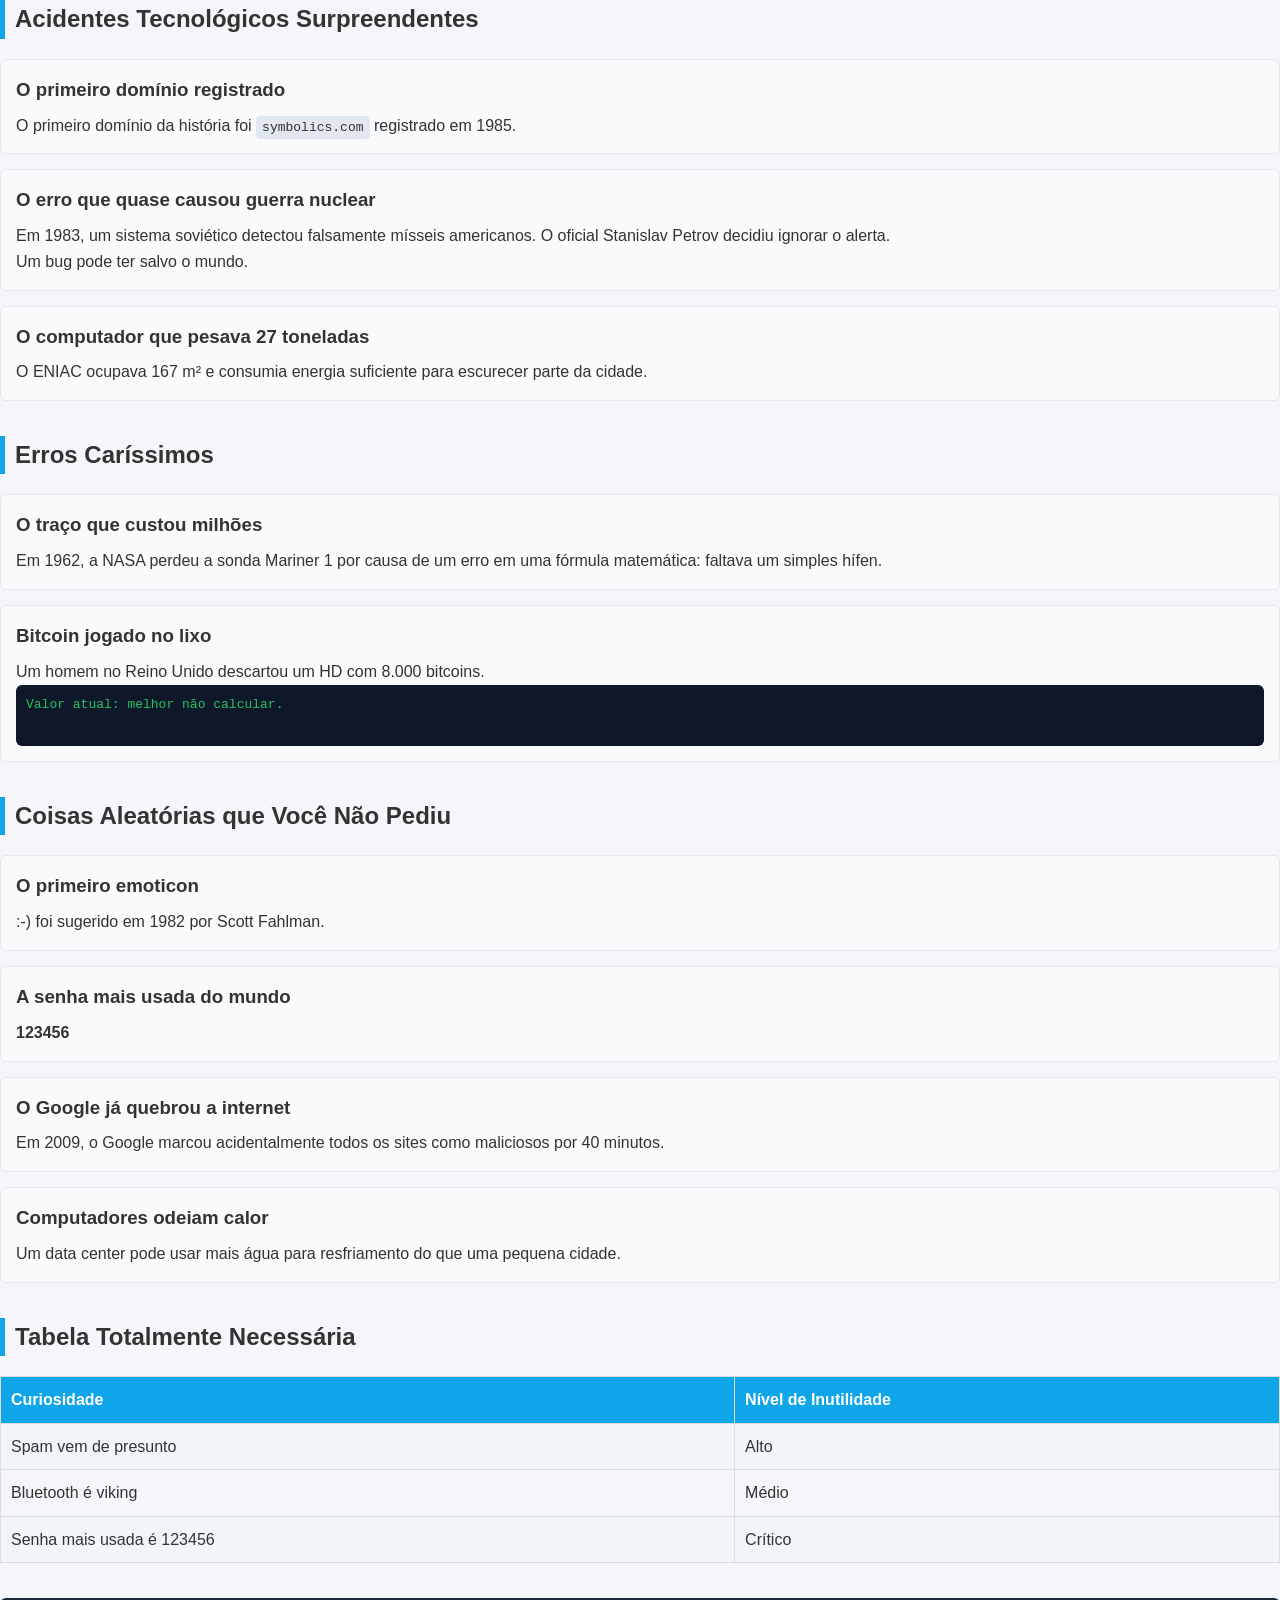
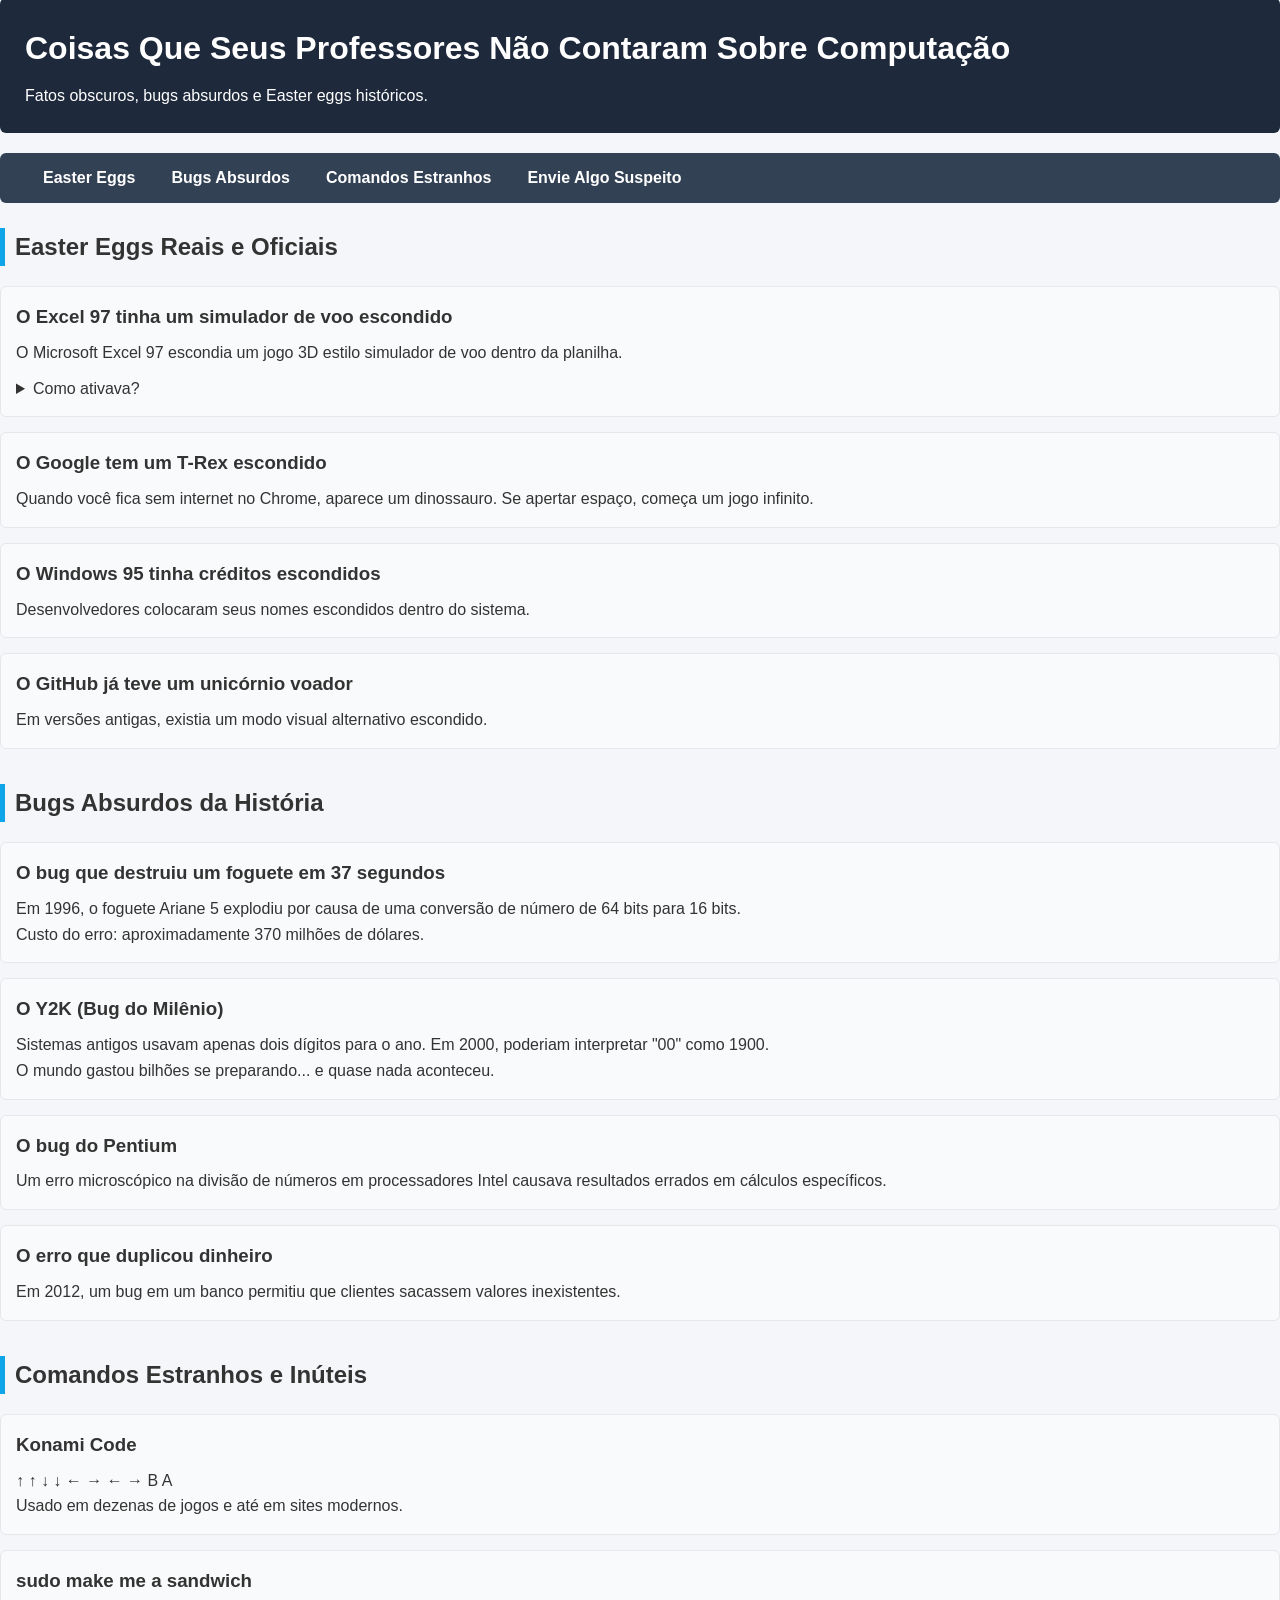
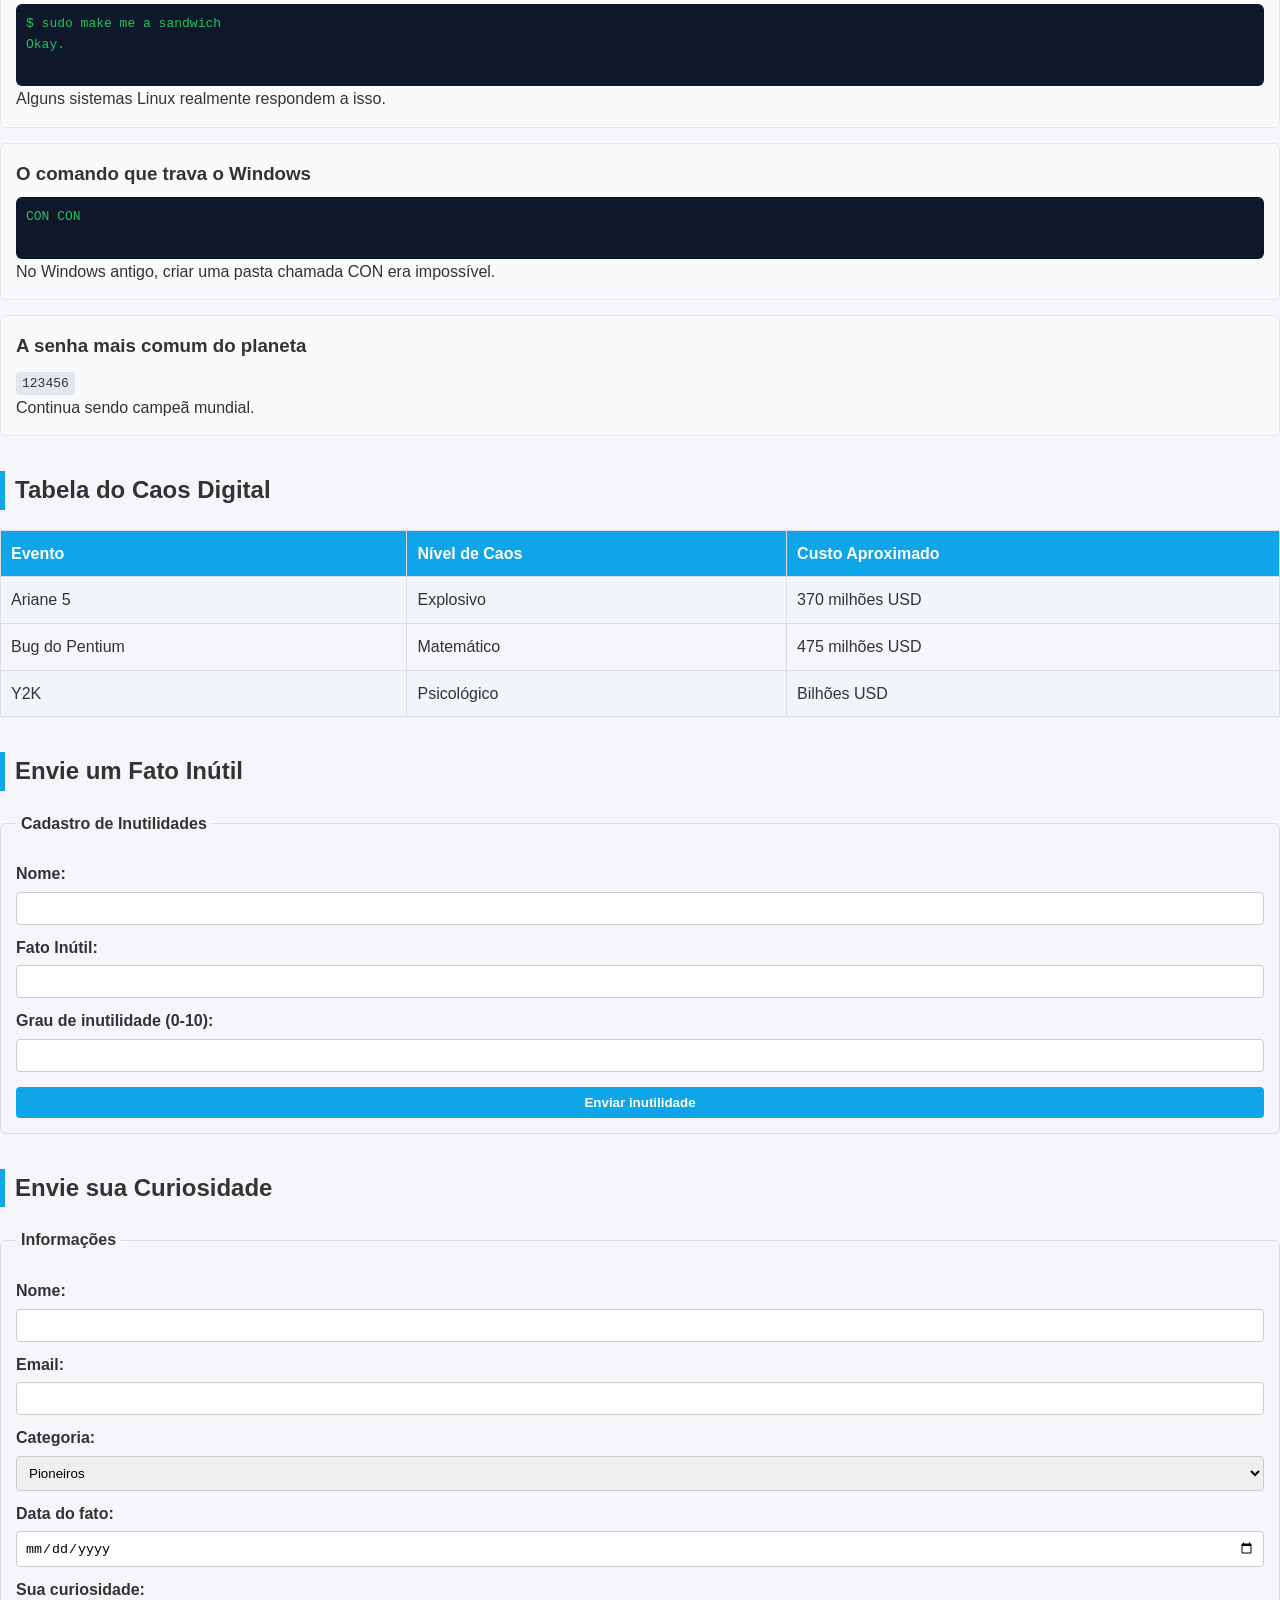
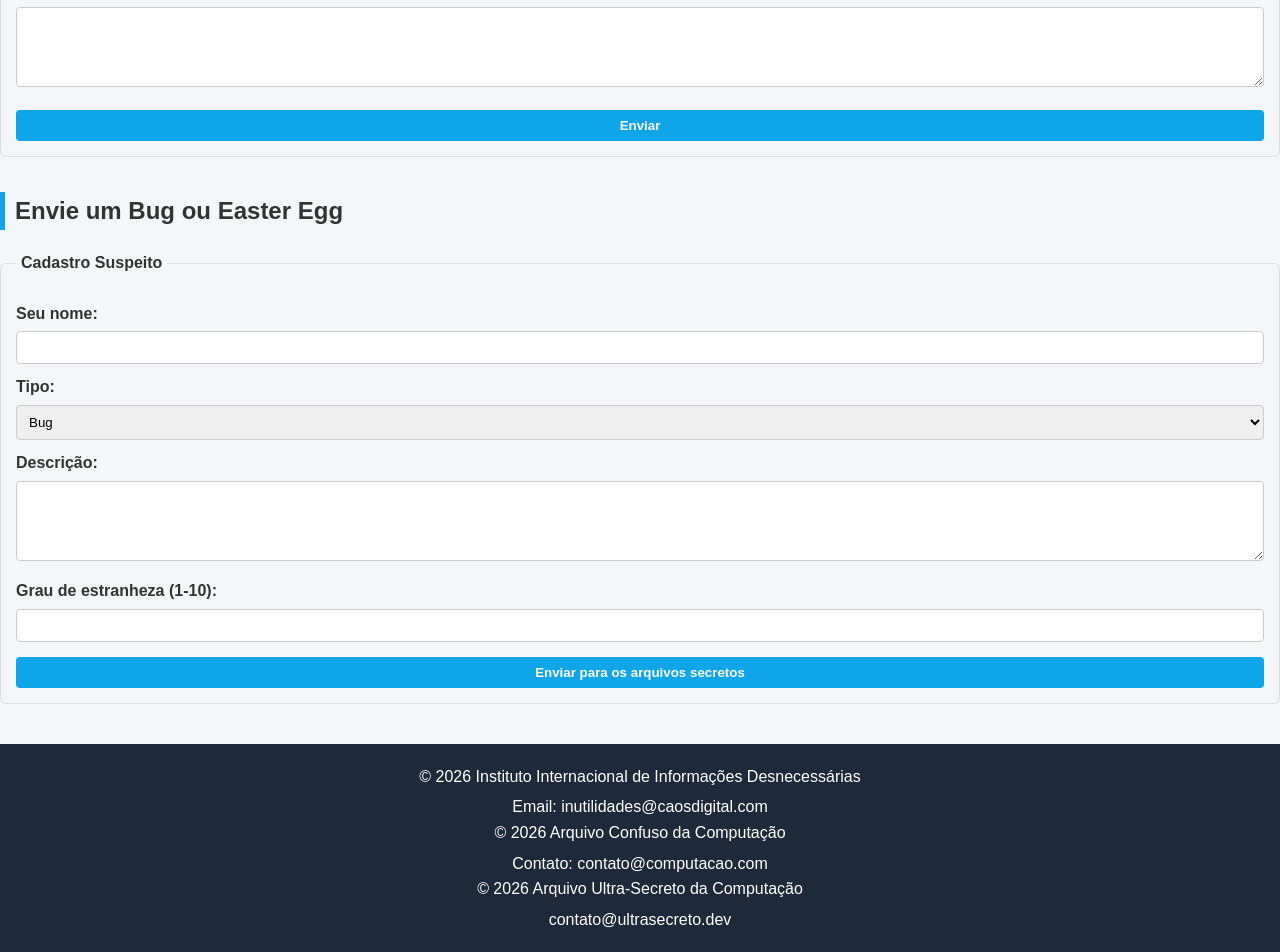
<file: Alterar CSS/atividade.html>
<!DOCTYPE html>
<html lang="pt-br">
<head>
    <meta charset="UTF-8">
    <meta name="description" content="Curiosidades e fatos históricos da Ciência da Computação">
    <meta name="author" content="Portal Computação">
    <meta name="viewport" content="width=device-width, initial-scale=1.0">

    <link rel="stylesheet" href="style.css">

    <title>Arquivo Confuso da Computação</title>
</head>

<body>

<div id="pagina">

    <header id="topo">
        <h1>Arquivo (Quase) Perdido da Ciência da Computação</h1>
        <p>Uma coletânea caótica de fatos históricos, curiosos e inesperados.</p>
    </header>

    <nav id="menu-principal">
        <ul>
            <li><a href="#pioneiros">Pioneiros</a></li>
            <li><a href="#bugs">Bugs</a></li>
            <li><a href="#internet">Internet</a></li>
            <li><a href="#linguagens">Linguagens</a></li>
            <li><a href="#linha-do-tempo">Linha do Tempo</a></li>
            <li><a href="#formulario">Envie Algo</a></li>
        </ul>
    </nav>

    <main>

        <section id="pioneiros">
            <h2>Pioneiros Esquecidos</h2>

            <article>
                <h3>Ada Lovelace</h3>
                <p>Considerada a primeira programadora da história.</p>
                <details>
                    <summary>Ver mais</summary>
                    <p>Ela escreveu um algoritmo para a Máquina Analítica no século XIX.</p>
                </details>
            </article>

            <article>
                <h3>Alan Turing</h3>
                <p>Criador do conceito de Máquina de Turing.</p>
                <blockquote>
                    "Podemos ver apenas um pouco do futuro, mas o suficiente para perceber que há muito a fazer."
                </blockquote>
            </article>

            <aside>
                <h4>Curiosidade lateral</h4>
                <p>Durante décadas, o trabalho de Turing foi mantido em segredo.</p>
            </aside>
        </section>

        <section id="bugs">
            <h2>Histórias de Bugs</h2>

            <article>
                <h3>O Primeiro Bug Real</h3>
                <p>Uma mariposa encontrada em um computador em 1947.</p>
                <figure>
                    <figcaption>Registro do bug colado no relatório técnico.</figcaption>
                </figure>
            </article>

            <article>
                <h3>O Vírus Creeper</h3>
                <p>Primeiro vírus da história (1971).</p>
                <p>Mensagem exibida:</p>
                <pre>
I'M THE CREEPER : CATCH ME IF YOU CAN
                </pre>
            </article>
        </section>

        <section id="internet">
            <h2>Curiosidades da Internet</h2>

            <article>
                <h3>Primeiro Website</h3>
                <p>Criado em 1991 por Tim Berners-Lee.</p>
            </article>

            <article>
                <h3>ARPANET</h3>
                <p>A precursora da internet moderna.</p>
                <ul>
                    <li>Primeira mensagem enviada: "LO"</li>
                    <li>O sistema caiu antes de completar "LOGIN"</li>
                </ul>
            </article>

            <article>
                <h3>Emojis e ASCII</h3>
                <p>Antes dos emojis gráficos, usávamos:</p>
                <code>:-)</code>
                <code>;-)</code>
                <code>:-D</code>
            </article>
        </section>

        <section id="linguagens">
            <h2>Linguagens de Programação</h2>

            <article>
                <h3>COBOL</h3>
                <p>Ainda usado em sistemas bancários.</p>
            </article>

            <article>
                <h3>C</h3>
                <p>Base para muitos sistemas operacionais.</p>
            </article>

            <article>
                <h3>HTML</h3>
                <p>Não é linguagem de programação, mas estrutura a web.</p>
            </article>

            <div>
                <table border="1">
                    <caption>Linguagens e Ano de Criação</caption>
                    <thead>
                        <tr>
                            <th>Linguagem</th>
                            <th>Ano</th>
                        </tr>
                    </thead>
                    <tbody>
                        <tr>
                            <td>COBOL</td>
                            <td>1959</td>
                        </tr>
                        <tr>
                            <td>C</td>
                            <td>1972</td>
                        </tr>
                        <tr>
                            <td>Python</td>
                            <td>1991</td>
                        </tr>
                    </tbody>
                    <tfoot>
                        <tr>
                            <td colspan="2">Dados históricos aproximados</td>
                        </tr>
                    </tfoot>
                </table>
            </div>
        </section>

        <section id="linha-do-tempo">
            <h2>Linha do Tempo Aleatória</h2>

            <ol>
                <li>1837 - Máquina Analítica</li>
                <li>1946 - ENIAC</li>
                <li>1969 - ARPANET</li>
                <li>1991 - Primeiro site</li>
                <li>2007 - Popularização dos smartphones</li>
            </ol>
        </section>


</div>


<header>
    <h1>Fatos Inúteis (Mas Incríveis) da Ciência da Computação</h1>
    <p>Informações que não vão melhorar seu código… mas vão melhorar sua aula.</p>
</header>

<nav>
    <ul>
        <li><a href="#nomes">Nomes Estranhos</a></li>
        <li><a href="#acidentes">Acidentes Tecnológicos</a></li>
        <li><a href="#dinheiro">Erros Caríssimos</a></li>
        <li><a href="#aleatorio">Aleatoriedades</a></li>
        <li><a href="#form">Envie Algo Inútil</a></li>
    </ul>
</nav>



<section id="nomes">
    <h2>Nomes Estranhos da Computação</h2>

    <article>
        <h3>Spam vem de um presunto</h3>
        <p>
            O termo "spam" para emails indesejados vem de um esquete do 
            <strong>Monty Python</strong> onde a palavra SPAM (marca de presunto enlatado) 
            era repetida incessantemente.
        </p>
    </article>

    <article>
        <h3>Bluetooth tem nome viking</h3>
        <p>
            A tecnologia foi nomeada em homenagem ao rei 
            <em>Harald "Bluetooth" Gormsson</em>, que unificou a Dinamarca.
            A ideia era “unificar dispositivos”.
        </p>
    </article>

    <article>
        <h3>Bug é literalmente bug</h3>
        <p>
            O famoso inseto encontrado no computador 
            <abbr title="Harvard Mark II">Mark II</abbr> em 1947 
            era uma mariposa de verdade.
        </p>
        <details>
            <summary>Detalhe inútil</summary>
            <p>O inseto ainda está preservado em um museu.</p>
        </details>
    </article>

</section>


<section id="acidentes">

    <h2>Acidentes Tecnológicos Surpreendentes</h2>

    <article>
        <h3>O primeiro domínio registrado</h3>
        <p>
            O primeiro domínio da história foi 
            <code>symbolics.com</code> registrado em 1985.
        </p>
    </article>

    <article>
        <h3>O erro que quase causou guerra nuclear</h3>
        <p>
            Em 1983, um sistema soviético detectou falsamente mísseis americanos.
            O oficial Stanislav Petrov decidiu ignorar o alerta.
        </p>
        <blockquote>
            Um bug pode ter salvo o mundo.
        </blockquote>
    </article>

    <article>
        <h3>O computador que pesava 27 toneladas</h3>
        <p>
            O ENIAC ocupava 167 m² e consumia energia suficiente para escurecer parte da cidade.
        </p>
    </article>

</section>


<section id="dinheiro">

    <h2>Erros Caríssimos</h2>

    <article>
        <h3>O traço que custou milhões</h3>
        <p>
            Em 1962, a NASA perdeu a sonda Mariner 1 por causa de um erro em uma fórmula matemática:
            faltava um simples hífen.
        </p>
    </article>

    <article>
        <h3>Bitcoin jogado no lixo</h3>
        <p>
            Um homem no Reino Unido descartou um HD com 8.000 bitcoins.
        </p>
        <pre>
Valor atual: melhor não calcular.
        </pre>
    </article>

</section>


<section id="aleatorio">

    <h2>Coisas Aleatórias que Você Não Pediu</h2>

    <article>
        <h3>O primeiro emoticon</h3>
        <p>
            :-) foi sugerido em 1982 por Scott Fahlman.
        </p>
    </article>

    <article>
        <h3>A senha mais usada do mundo</h3>
        <p><strong>123456</strong></p>
    </article>

    <article>
        <h3>O Google já quebrou a internet</h3>
        <p>
            Em 2009, o Google marcou acidentalmente todos os sites como maliciosos por 40 minutos.
        </p>
    </article>

    <article>
        <h3>Computadores odeiam calor</h3>
        <p>
            Um data center pode usar mais água para resfriamento do que uma pequena cidade.
        </p>
    </article>

</section>


<section>

    <h2>Tabela Totalmente Necessária</h2>

    <table border="1">
        <tr>
            <th>Curiosidade</th>
            <th>Nível de Inutilidade</th>
        </tr>
        <tr>
            <td>Spam vem de presunto</td>
            <td>Alto</td>
        </tr>
        <tr>
            <td>Bluetooth é viking</td>
            <td>Médio</td>
        </tr>
        <tr>
            <td>Senha mais usada é 123456</td>
            <td>Crítico</td>
        </tr>
    </table>

</section>

<header>
    <h1>Coisas Que Seus Professores Não Contaram Sobre Computação</h1>
    <p>Fatos obscuros, bugs absurdos e Easter eggs históricos.</p>
</header>

<nav>
    <ul>
        <li><a href="#easter-eggs">Easter Eggs</a></li>
        <li><a href="#bugs-absurdos">Bugs Absurdos</a></li>
        <li><a href="#comandos-secretos">Comandos Estranhos</a></li>
        <li><a href="#formulario-secreto">Envie Algo Suspeito</a></li>
    </ul>
</nav>


<section id="easter-eggs">

    <h2>Easter Eggs Reais e Oficiais</h2>

    <article>
        <h3>O Excel 97 tinha um simulador de voo escondido</h3>
        <p>
            O Microsoft Excel 97 escondia um jogo 3D estilo simulador de voo 
            dentro da planilha.
        </p>
        <details>
            <summary>Como ativava?</summary>
            <p>Era preciso selecionar células específicas e usar combinações absurdas de teclado.</p>
        </details>
    </article>

    <article>
        <h3>O Google tem um T-Rex escondido</h3>
        <p>
            Quando você fica sem internet no Chrome, aparece um dinossauro.
            Se apertar espaço, começa um jogo infinito.
        </p>
    </article>

    <article>
        <h3>O Windows 95 tinha créditos escondidos</h3>
        <p>
            Desenvolvedores colocaram seus nomes escondidos dentro do sistema.
        </p>
    </article>

    <article>
        <h3>O GitHub já teve um unicórnio voador</h3>
        <p>
            Em versões antigas, existia um modo visual alternativo escondido.
        </p>
    </article>

</section>



<section id="bugs-absurdos">

    <h2>Bugs Absurdos da História</h2>

    <article>
        <h3>O bug que destruiu um foguete em 37 segundos</h3>
        <p>
            Em 1996, o foguete Ariane 5 explodiu por causa de uma conversão de número
            de 64 bits para 16 bits.
        </p>
        <blockquote>
            Custo do erro: aproximadamente 370 milhões de dólares.
        </blockquote>
    </article>

    <article>
        <h3>O Y2K (Bug do Milênio)</h3>
        <p>
            Sistemas antigos usavam apenas dois dígitos para o ano.
            Em 2000, poderiam interpretar "00" como 1900.
        </p>
        <p>
            O mundo gastou bilhões se preparando... e quase nada aconteceu.
        </p>
    </article>

    <article>
        <h3>O bug do Pentium</h3>
        <p>
            Um erro microscópico na divisão de números em processadores Intel
            causava resultados errados em cálculos específicos.
        </p>
    </article>

    <article>
        <h3>O erro que duplicou dinheiro</h3>
        <p>
            Em 2012, um bug em um banco permitiu que clientes sacassem valores inexistentes.
        </p>
    </article>

</section>



<section id="comandos-secretos">

    <h2>Comandos Estranhos e Inúteis</h2>

    <article>
        <h3>Konami Code</h3>
        <p>
            ↑ ↑ ↓ ↓ ← → ← → B A
        </p>
        <p>
            Usado em dezenas de jogos e até em sites modernos.
        </p>
    </article>

    <article>
        <h3>sudo make me a sandwich</h3>
        <pre>
$ sudo make me a sandwich
Okay.
        </pre>
        <p>Alguns sistemas Linux realmente respondem a isso.</p>
    </article>

    <article>
        <h3>O comando que trava o Windows</h3>
        <pre>
CON CON
        </pre>
        <p>
            No Windows antigo, criar uma pasta chamada CON era impossível.
        </p>
    </article>

    <article>
        <h3>A senha mais comum do planeta</h3>
        <code>123456</code>
        <p>
            Continua sendo campeã mundial.
        </p>
    </article>

</section>



<section>

    <h2>Tabela do Caos Digital</h2>

    <table border="1">
        <tr>
            <th>Evento</th>
            <th>Nível de Caos</th>
            <th>Custo Aproximado</th>
        </tr>
        <tr>
            <td>Ariane 5</td>
            <td>Explosivo</td>
            <td>370 milhões USD</td>
        </tr>
        <tr>
            <td>Bug do Pentium</td>
            <td>Matemático</td>
            <td>475 milhões USD</td>
        </tr>
        <tr>
            <td>Y2K</td>
            <td>Psicológico</td>
            <td>Bilhões USD</td>
        </tr>
    </table>

</section>


<section id="form">

    <h2>Envie um Fato Inútil</h2>

    <form>
        <fieldset>
            <legend>Cadastro de Inutilidades</legend>

            <label>Nome:</label>
            <input type="text" name="nome">

            <label>Fato Inútil:</label>
            <input type="text" name="fato">

            <label>Grau de inutilidade (0-10):</label>
            <input type="number" name="grau" min="0" max="10">

            <input type="submit" value="Enviar inutilidade">
        </fieldset>
    </form>
    
</section>
 <section id="formulario">
            <h2>Envie sua Curiosidade</h2>

            <form>
                <fieldset>
                    <legend>Informações</legend>

                    <label>Nome:</label>
                    <input type="text" name="nome">

                    <label>Email:</label>
                    <input type="email" name="email">

                    <label>Categoria:</label>
                    <select name="categoria">
                        <option>Pioneiros</option>
                        <option>Bugs</option>
                        <option>Internet</option>
                        <option>Linguagens</option>
                    </select>

                    <label>Data do fato:</label>
                    <input type="date" name="data">

                    <label>Sua curiosidade:</label>
                    <textarea name="curiosidade"></textarea>

                    <input type="submit" value="Enviar">
                </fieldset>
            </form>
        </section>

    
<section id="formulario-secreto">

    <h2>Envie um Bug ou Easter Egg</h2>

    <form>
        <fieldset>
            <legend>Cadastro Suspeito</legend>

            <label>Seu nome:</label>
            <input type="text" name="nome">

            <label>Tipo:</label>
            <select name="tipo">
                <option>Bug</option>
                <option>Easter Egg</option>
                <option>Comando estranho</option>
            </select>

            <label>Descrição:</label>
            <textarea name="descricao"></textarea>

            <label>Grau de estranheza (1-10):</label>
            <input type="number" min="1" max="10">

            <input type="submit" value="Enviar para os arquivos secretos">
        </fieldset>
    </form>

</section>


</main>
</body>
<footer>
    <p>© 2026 Instituto Internacional de Informações Desnecessárias</p>
    <address>Email: inutilidades@caosdigital.com</address>
      <p>&copy; 2026 Arquivo Confuso da Computação</p>
        <address>
            Contato: contato@computacao.com
        </address>
         <p>© 2026 Arquivo Ultra-Secreto da Computação</p>
    <address>contato@ultrasecreto.dev</address>
</footer>

</div>

</body>
</html>
</file>
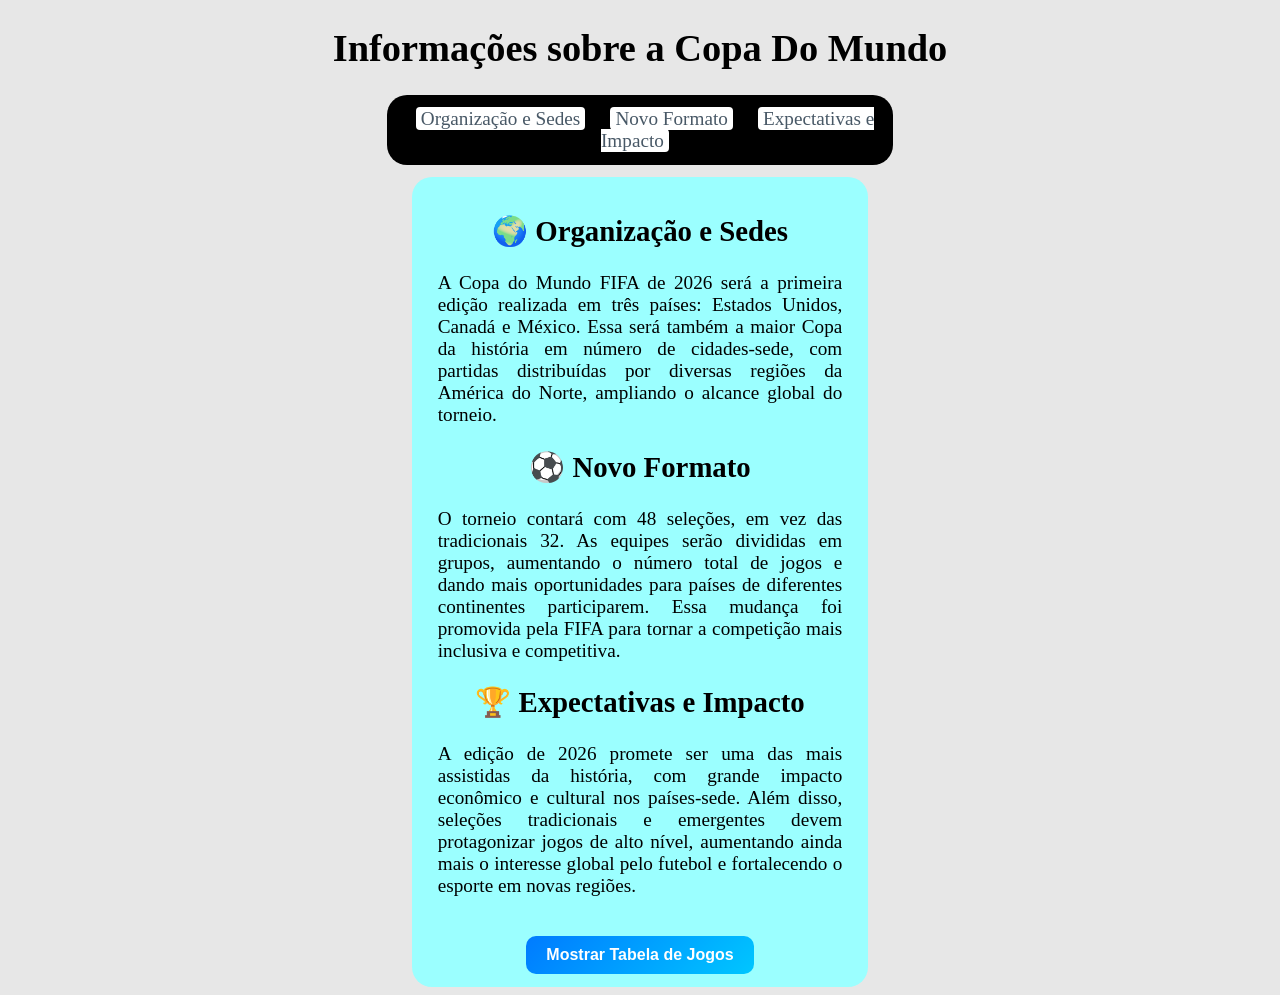
<file: Provas Refeitas/DIA 1 Refeito/Prova.html>
<!DOCTYPE html>
<html lang="pt-br">
<head>
    <meta charset="UTF-8">
    <meta name="viewport" content="width=device-width, initial-scale=1.0">

    <link rel="stylesheet" href="style.css">

    <title>Informações sobre a Copa Do Mundo</title>
</head>
<body>
<!--
Crie uma página HTML completa contendo a estrutura básica do documento (<html>, <head>, <title> e <body>).
Dentro da tag <body>, utilize as tags <a> | <p> | <nav> | <section> de estruturação de conteúdo, para organizar
as informações do Descritivo de apoio abaixo como uma página da WEB.    
-->


<h1>Informações sobre a Copa Do Mundo</h1>

<nav>
    <a href="#OeS">Organização e Sedes</a>
    <a href="#NF">Novo Formato</a>
    <a href="#EeI">Expectativas e Impacto</a>
</nav>

<section>

    <h2 id="OeS">🌍 Organização e Sedes</h2>
    <p>A Copa do Mundo FIFA de 2026 será a primeira edição realizada em três países: Estados Unidos, Canadá e México. Essa será também a maior Copa da história em número de cidades-sede, com partidas distribuídas por diversas regiões da América do Norte, ampliando o alcance global do torneio.</p>

    <h2 id="NF">⚽ Novo Formato</h2>
    <p>O torneio contará com 48 seleções, em vez das tradicionais 32. As equipes serão divididas em grupos, aumentando o número total de jogos e dando mais oportunidades para países de diferentes continentes participarem. Essa mudança foi promovida pela FIFA para tornar a competição mais inclusiva e competitiva.</p>

    <h2 id="EeI">🏆 Expectativas e Impacto</h2>
    <p>A edição de 2026 promete ser uma das mais assistidas da história, com grande impacto econômico e cultural nos países-sede. Além disso, seleções tradicionais e emergentes devem protagonizar jogos de alto nível, aumentando ainda mais o interesse global pelo futebol e fortalecendo o esporte em novas regiões.</p>

    <button onclick="revelar()">Mostrar Tabela de Jogos</button>
</section>
<script src="script.js"></script>
</body>
</html>
</file>
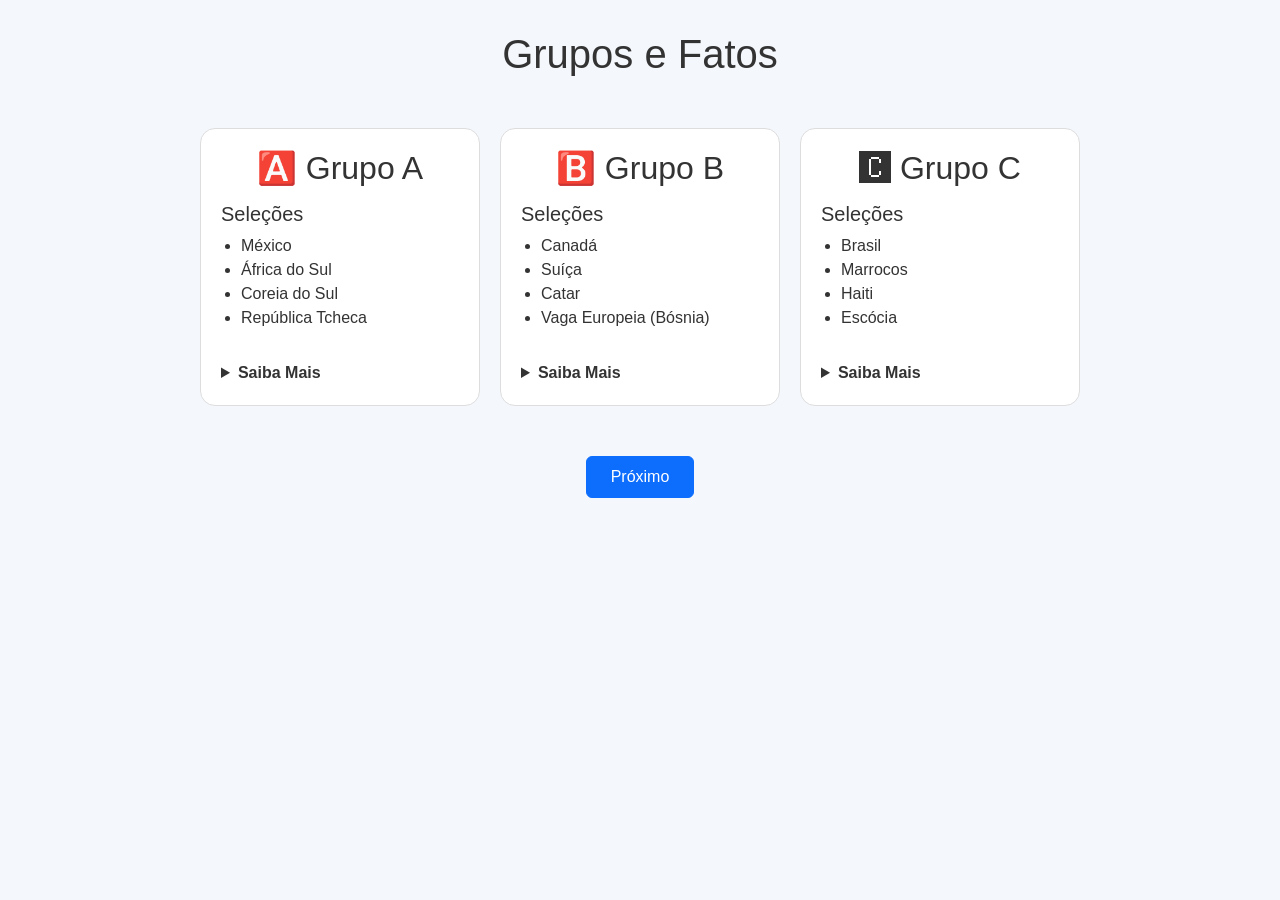
<file: Provas Refeitas/DIA 2 Refeito/Prova.html>
<!DOCTYPE html>
<html lang="pt-br">
<head>
    <meta charset="UTF-8">
    <meta name="viewport" content="width=device-width, initial-scale=1.0">

    <title>Grupos da Copa</title>

    <link href="https://cdn.jsdelivr.net/npm/bootstrap@5.3.3/dist/css/bootstrap.min.css" rel="stylesheet">

    <style>
        body {
            background: #f4f7fb;
            font-family: Arial, sans-serif;
        }

        h1 {
            text-align: center;
            margin: 30px 0;
            color: #333;
        }

        .container-flex {
            display: flex;
            justify-content: center;
            align-items: stretch;
            gap: 20px;
            flex-wrap: wrap;
            padding: 20px;
        }

        .card-grupo {
            background-color: #ffffff;
            border: 1px solid #ddd;
            border-radius: 15px;
            padding: 20px;
            width: 280px;
            display: flex;
            flex-direction: column;
            justify-content: space-between;
            color: #333;
        }

        .card-grupo h2 {
            text-align: center;
            margin-bottom: 15px;
        }

        ul {
            padding-left: 20px;
        }

        details {
            margin-top: 15px;
        }

        summary {
            cursor: pointer;
            font-weight: bold;
        }

        .btn-area {
            display: flex;
            justify-content: center;
            margin: 30px 0;
        }
    </style>
</head>
<body>

    <h1>Grupos e Fatos</h1>

    <div class="container-flex" id="containerGrupos">

        <div class="card-grupo" id="grupoA">
            <h2>🅰️ Grupo A</h2>
            <h5>Seleções</h5>
            <ul>
                <li>México</li>
                <li>África do Sul</li>
                <li>Coreia do Sul</li>
                <li>República Tcheca</li>
            </ul>
            <details>
                <summary>Saiba Mais</summary>
                <p>O jogo de abertura será México x África do Sul.</p>
                <p>Confrontos entre Coreia do Sul e seleções europeias já ocorreram em várias Copas.</p>
            </details>
        </div>

        <div class="card-grupo" id="grupoB">
            <h2>🅱️ Grupo B</h2>
            <h5>Seleções</h5>
            <ul>
                <li>Canadá</li>
                <li>Suíça</li>
                <li>Catar</li>
                <li>Vaga Europeia (Bósnia)</li>
            </ul>
            <details>
                <summary>Saiba Mais</summary>
                <p>O Canadá joga em casa.</p>
                <p>Catar e Suíça já se enfrentaram recentemente.</p>
            </details>
        </div>

        <div class="card-grupo" id="grupoC">
            <h2>🅲 Grupo C</h2>
            <h5>Seleções</h5>
            <ul>
                <li>Brasil</li>
                <li>Marrocos</li>
                <li>Haiti</li>
                <li>Escócia</li>
            </ul>
            <details>
                <summary>Saiba Mais</summary>
                <p>Brasil, Marrocos e Escócia já dividiram grupo em 1998.</p>
                <p>Brasil nunca perdeu para a Escócia em Copas.</p>
            </details>
        </div>

    </div>

    <div class="btn-area">
        <button class="btn btn-primary px-4 py-2" onclick="add()">Próximo</button>
    </div>

    <script src="script.js"></script>
</body>
</html>
</file>
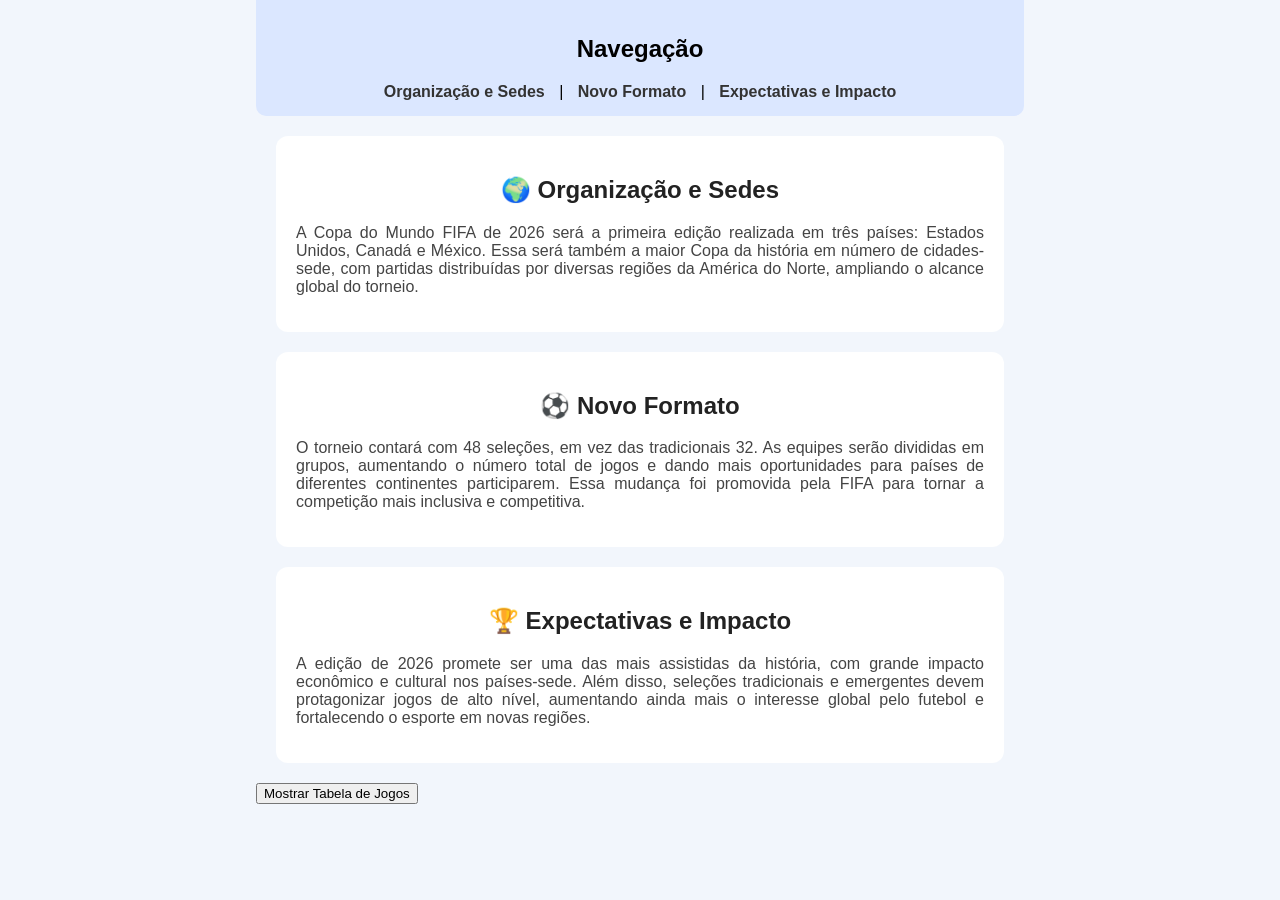
<file: Provas Refeitas/DIA 3 Refeito/Prova.html>
<!DOCTYPE html>
<html lang="pt-br">
<head>
    <meta charset="UTF-8">
    <meta name="viewport" content="width=device-width, initial-scale=1.0">

    <link rel="stylesheet" href="style.css">

    <title>Copa do Mundo 2026</title>

</head>
<body>

    <nav>
        <h2>Navegação</h2>
        <a href="#organizacao">Organização e Sedes</a> |
        <a href="#formato">Novo Formato</a> |
        <a href="#impacto">Expectativas e Impacto</a>
    </nav>

    <section id="organizacao" class="secao">
        <h2>🌍 Organização e Sedes</h2>
        <p>
            A Copa do Mundo FIFA de 2026 será a primeira edição realizada em três países: Estados Unidos, Canadá e México.
            Essa será também a maior Copa da história em número de cidades-sede, com partidas distribuídas por diversas
            regiões da América do Norte, ampliando o alcance global do torneio.
        </p>
    </section>

    <section id="formato" class="secao">
        <h2>⚽ Novo Formato</h2>
        <p>
            O torneio contará com 48 seleções, em vez das tradicionais 32. As equipes serão divididas em grupos,
            aumentando o número total de jogos e dando mais oportunidades para países de diferentes continentes participarem.
            Essa mudança foi promovida pela FIFA para tornar a competição mais inclusiva e competitiva.
        </p>
    </section>

    <section id="impacto" class="secao">
        <h2>🏆 Expectativas e Impacto</h2>
        <p>
            A edição de 2026 promete ser uma das mais assistidas da história, com grande impacto econômico e cultural
            nos países-sede. Além disso, seleções tradicionais e emergentes devem protagonizar jogos de alto nível,
            aumentando ainda mais o interesse global pelo futebol e fortalecendo o esporte em novas regiões.
        </p>
    </section>

    <button onclick="mostrarTabela()">Mostrar Tabela de Jogos</button>

    <div id="tabelaContainer"></div>

    <script src="script.js"></script>

</body>
</html>
</file>
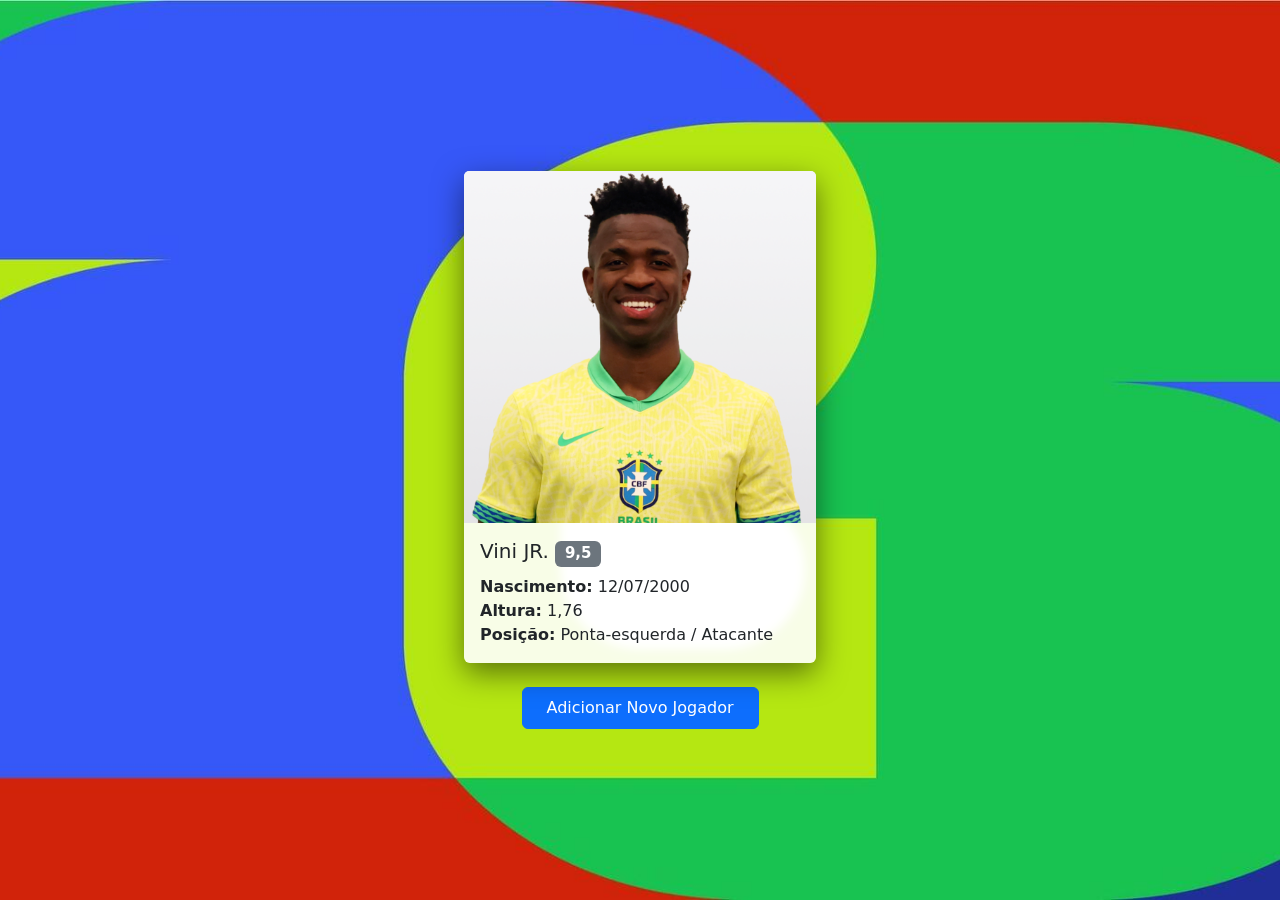
<file: Provas Refeitas/DIA 2 Refeito/Questão_04/questao_04.html>
<!DOCTYPE html>
<html lang="pt-br">
<head>
    <meta charset="UTF-8">
    <meta name="viewport" content="width=device-width, initial-scale=1.0">
    <title>Meu Jogador da Copa do Mundo</title>

    <link href="https://cdn.jsdelivr.net/npm/bootstrap@5.3.3/dist/css/bootstrap.min.css" rel="stylesheet">

    <style> 
        body, html {
            height: 100%;
            margin: 0;
        }

        .bg-copa {
            background-image: url('img/FIFA-World-Cup-26.jpg');
            background-size: cover;
            background-position: center;
            background-attachment: fixed;
            height: 100vh;
            display: flex;
            justify-content: center;
            align-items: center;
            flex-direction: column;
        }

        .card {
            backdrop-filter: blur(5px);
            background-color: rgba(255, 255, 255, 0.9);
            border: none;
            box-shadow: 0 10px 30px rgba(0,0,0,0.5);
        }

        #Cards {
            gap: 20px;
        }
    </style>
</head>
<body>

    <div class="bg-copa">

        <div class="d-flex flex-column justify-content-center align-items-center">

            <div id="Cards" class="d-flex flex-row align-items-center">

                <div class="card" style="width: 22rem;">
                    <img src="img/_vinicius_junior.png" class="card-img-top" alt="Vinicius Junior">

                    <div class="card-body">
                        <h5 class="card-title">
                            <span>Vini JR.</span>
                            <span class="badge text-bg-secondary">9,5</span>
                        </h5>
                        <p class="card-text">
                            <strong>Nascimento:</strong> 12/07/2000<br>
                            <strong>Altura:</strong> 1,76<br>
                            <strong>Posição:</strong> Ponta-esquerda / Atacante
                        </p>
                    </div>
                </div>

            </div>

            <button onclick="add()" class="btn btn-primary mt-4 px-4 py-2">
                Adicionar Novo Jogador
            </button>

        </div>

    </div>

    <script src="script.js"></script>
</body>
</html>
</file>
<file: Alterar CSS/style.css>
*{
    margin:0;
    padding:0;
    box-sizing:border-box;
}

body{
    font-family: Arial, Helvetica, sans-serif;
    background:#f4f6f9;
    color:#333;
    line-height:1.6;
}

#pagina{
    max-width:1100px;
    margin:auto;
    background:white;
    padding:20px;
}

header{
    background:#1e293b;
    color:white;
    padding:25px;
    margin-bottom:20px;
    border-radius:6px;
}

header h1{
    margin-bottom:8px;
}

nav{
    background:#334155;
    border-radius:6px;
    margin-bottom:25px;
}

nav ul{
    list-style:none;
    display:flex;
    flex-wrap:wrap;
}

nav li{
    margin:0;
}

nav a{
    display:block;
    padding:12px 18px;
    text-decoration:none;
    color:white;
    font-weight:bold;
    transition:0.3s;
}

nav a:hover{
    background:#0ea5e9;
}

section{
    margin-bottom:35px;
}

section h2{
    border-left:5px solid #0ea5e9;
    padding-left:10px;
    margin-bottom:20px;
}

article{
    background:#f9fafb;
    padding:15px;
    border-radius:6px;
    margin-bottom:15px;
    border:1px solid #e5e7eb;
}

article h3{
    margin-bottom:8px;
}

aside{
    background:#e0f2fe;
    padding:12px;
    border-left:4px solid #0284c7;
    margin-top:15px;
}

details{
    margin-top:10px;
    cursor:pointer;
}

ul, ol{
    padding-left:25px;
}

table{
    width:100%;
    border-collapse:collapse;
    margin-top:15px;
}

th, td{
    padding:10px;
    border:1px solid #ddd;
    text-align:left;
}

th{
    background:#0ea5e9;
    color:white;
}

tr:nth-child(even){
    background:#f1f5f9;
}

code{
    background:#e2e8f0;
    padding:4px 6px;
    border-radius:4px;
}

pre{
    background:#0f172a;
    color:#22c55e;
    padding:10px;
    border-radius:6px;
    overflow:auto;
}

form{
    margin-top:15px;
}

fieldset{
    border:1px solid #ddd;
    padding:15px;
    border-radius:6px;
}

legend{
    font-weight:bold;
    padding:0 5px;
}

label{
    display:block;
    margin-top:10px;
    font-weight:bold;
}

input, select, textarea{
    width:100%;
    padding:8px;
    margin-top:5px;
    border-radius:4px;
    border:1px solid #ccc;
}

textarea{
    min-height:80px;
}

input[type="submit"]{
    margin-top:15px;
    background:#0ea5e9;
    color:white;
    border:none;
    cursor:pointer;
    font-weight:bold;
}

input[type="submit"]:hover{
    background:#0284c7;
}

footer{
    margin-top:40px;
    padding:20px;
    background:#1e293b;
    color:white;
    text-align:center;
}

footer address{
    font-style:normal;
    margin-top:5px;
}
</file>
<file: Provas Refeitas/DIA 1 Refeito/style.css>
body{
    text-align: center;
    color: black;
    background-color: rgb(231, 231, 231);
    
    font-size: larger;
}

nav{
    text-decoration: none;

    margin: 1% 30% 1% 30%;
    padding: 1% 0% 1% 0%;
    border-radius: 20px;

    text-align: center;

    color: white;
    background-color: black;
}

a{
    text-decoration: none;
    color: rgb(72, 88, 102);

    margin: 0% 2% 0% 2%;
    padding: 0.2% 1% 0.2% 1%;
    border-radius: 4px;
    
    background-color: white;
}

section{
    color: black;
    background-color: rgb(155, 255, 255);
    margin: 0% 32% 0% 32%;
    padding: 1% 2% 1% 2%;
    border-radius: 20px;
}

p{
    text-align: justify;
}

button {
    margin-top: 20px;
    padding: 10px 20px;

    font-size: 16px;
    font-weight: bold;

    color: white;
    background: linear-gradient(135deg, #007bff, #00c6ff);

    border: none;
    border-radius: 10px;

    cursor: pointer;

    transition: all 0.3s ease;
}

button:hover {
    transform: scale(1.05);
    background: linear-gradient(135deg, #0056b3, #0096c7);
}

button:active {
    transform: scale(0.95);
}
</file>
<file: Provas Refeitas/DIA 3 Refeito/style.css>
body {
    background-color: #f2f6fc;
    font-family: Arial, sans-serif;
    margin: 0;
    padding: 0% 20% 0% 20%;
}

nav {
    background-color: #dbe7ff;
    padding: 15px;
    text-align: center;
    border-radius: 0 0 10px 10px;
}

nav a {
    margin: 0 10px;
    text-decoration: none;
    font-weight: bold;
    color: #333;
}

nav a:hover {
    color: #007bff;
}

.secao {
    background-color: #ffffff;
    margin: 20px;
    padding: 20px;
    border-radius: 12px;
}

.secao h2 {
    font-size: 24px;
    font-weight: bold;
    text-align: center;
    color: #222;
}

.secao p {
    font-size: 16px;
    color: #444;
    text-align: justify;
}
</file>
